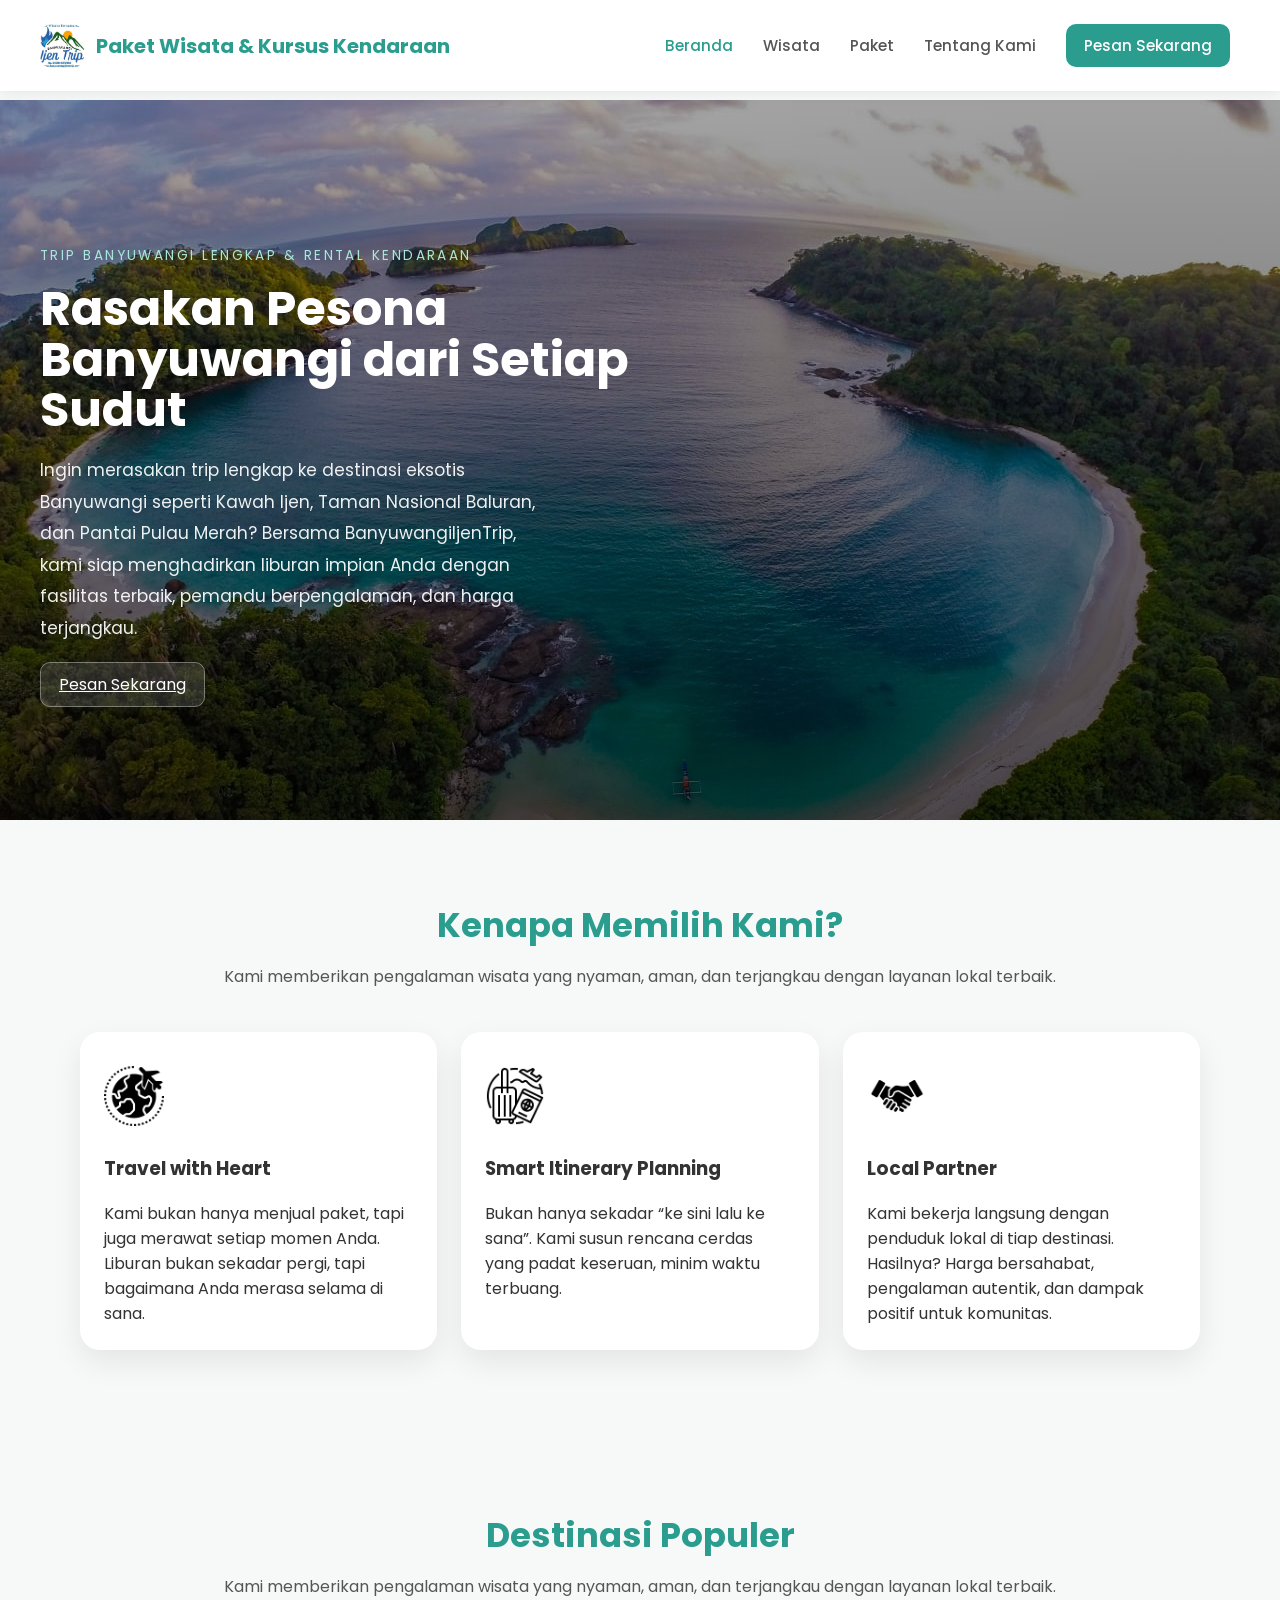
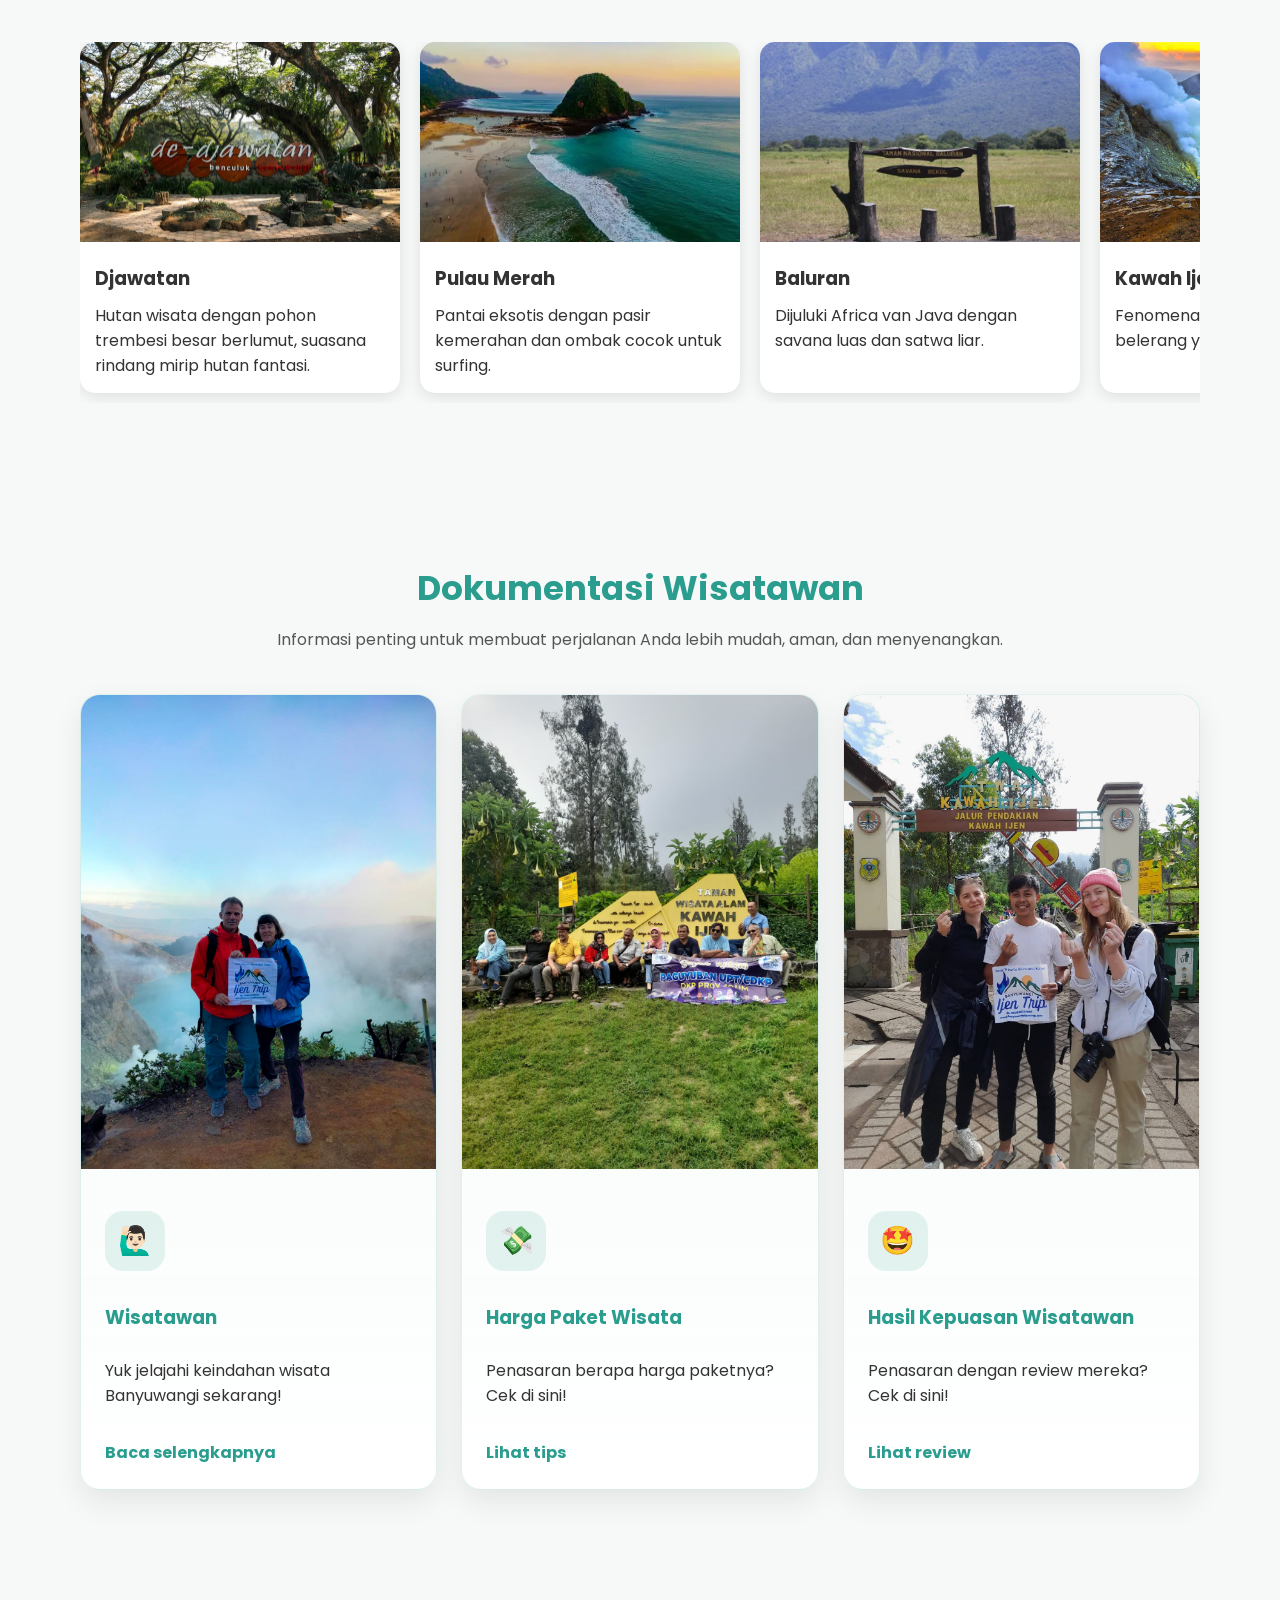
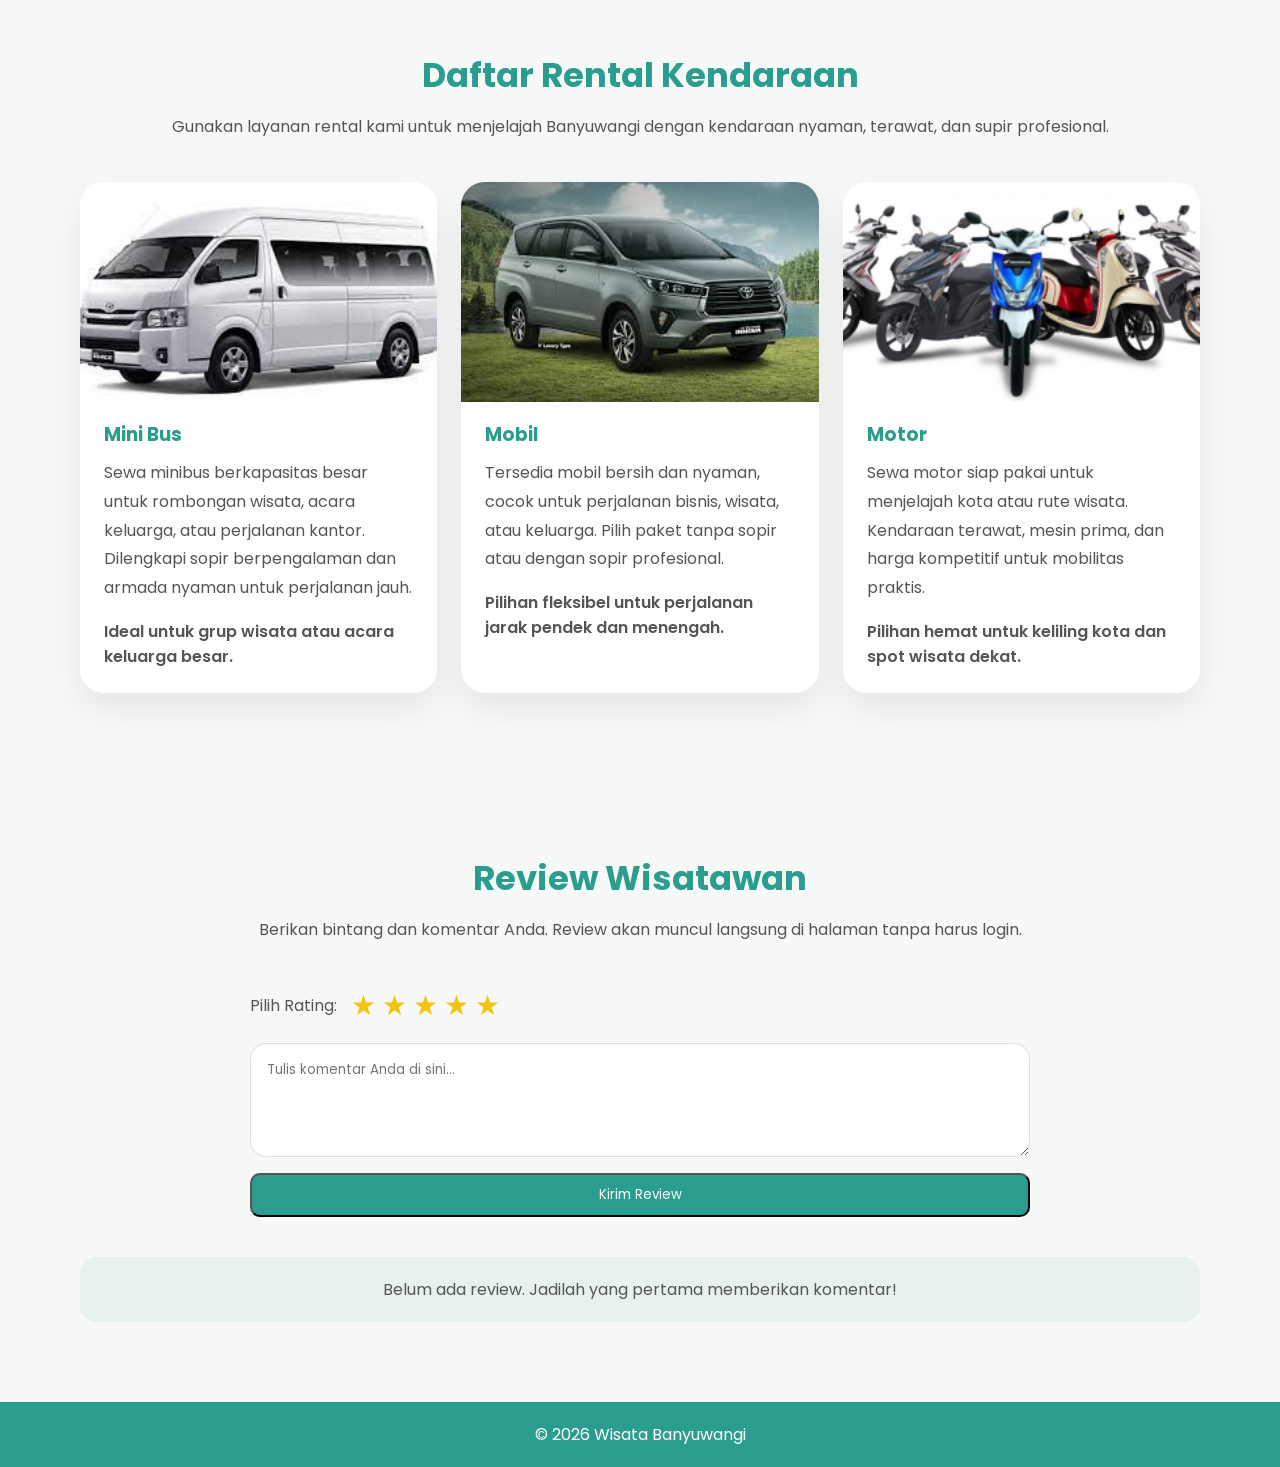
<file: index.html>
<!DOCTYPE html>
<html lang="id">
<head>
  <meta charset="UTF-8">
  <meta name="viewport" content="width=device-width, initial-scale=1.0">
  <title>Paket Wisata Banyuwangi</title>
  <link rel="stylesheet" href="style.css">
  <link href="https://fonts.googleapis.com/css2?family=Poppins:wght@300;400;600;700&display=swap" rel="stylesheet">
</head>
<body>

<header>
  <div class="header-brand">
    <img src="Gambar/logo/banyuwangiijentrip.webp" alt="Banyuwangiijentrip Logo">
    <h1>Paket Wisata & Kursus Kendaraan</h1>
  </div>
  <button class="menu-toggle" aria-label="Toggle navigation menu">
    <svg class="ct-icon" width="18" height="14" viewBox="0 0 18 14" data-type="type-1" aria-hidden="true">
      <rect y="0.00" width="18" height="1.7" rx="1"></rect>
      <rect y="6.15" width="18" height="1.7" rx="1"></rect>
      <rect y="12.3" width="18" height="1.7" rx="1"></rect>
    </svg>
  </button>
  <nav>
    <a href="index.html" class="active">Beranda</a>
    <a href="destinasi.html">Wisata</a>
    <a href="paket.html">Paket</a>
    <a href="tentang.html">Tentang Kami</a>
    <a href="index.html#book" class="btn">Pesan Sekarang</a>
  </nav>
</header>

<section class="destination-hero">
  <div class="hero-overlay">
    <p class="eyebrow">Trip Banyuwangi Lengkap & Rental Kendaraan</p>
    <h1>Rasakan Pesona Banyuwangi dari Setiap Sudut</h1>
    <p>Ingin merasakan trip lengkap ke destinasi eksotis Banyuwangi seperti Kawah Ijen, Taman Nasional Baluran, dan Pantai Pulau Merah? Bersama BanyuwangiIjenTrip, kami siap menghadirkan liburan impian Anda dengan fasilitas terbaik, pemandu berpengalaman, dan harga terjangkau.</p>
    <a href="https://wa.me/6283846377895" class="btn btn-outline">pesan sekarang</a>
  </div>
</section>

<section class="page-section" id="book">
  <div class="section-title">
    <h2>Kenapa Memilih Kami?</h2>
    <p>Kami memberikan pengalaman wisata yang nyaman, aman, dan terjangkau dengan layanan lokal terbaik.</p>
  </div>
  <div class="info-grid">
    <div class="info-card">
      <img src="Gambar/icon/airplane.png" alt="LocalPartner" class="icon">
      <h3>Travel with Heart</h3>
      <p>Kami bukan hanya menjual paket, tapi juga merawat setiap momen Anda. Liburan bukan sekadar pergi, tapi bagaimana Anda merasa selama di sana.</p>
    </div>
    <div class="info-card">
      <img src="Gambar/icon/travel-and-tourism.png" alt="LocalPartner" class="icon">
      <h3>Smart Itinerary Planning</h3>
      <p>Bukan hanya sekadar “ke sini lalu ke sana”. Kami susun rencana cerdas yang padat keseruan, minim waktu terbuang.</p>
    </div>
    <div class="info-card">
      <img src="Gambar/icon/partner.png" alt="LocalPartner" class="icon">
      <h3>Local Partner</h3>
      <p>Kami bekerja langsung dengan penduduk lokal di tiap destinasi. Hasilnya? Harga bersahabat, pengalaman autentik, dan dampak positif untuk komunitas.</p>
    </div>
  </div>
</section>

<section class="scroll-section">
  <div class="section-title">
    <h2>Destinasi Populer</h2>
    <p>Kami memberikan pengalaman wisata yang nyaman, aman, dan terjangkau dengan layanan lokal terbaik.</p>
  </div>
  <div class="cards">
    <div class="card">
      <img src="Gambar/wisata/djawatan2.jpg">
      <div class="card-body">
        <h3>Djawatan</h3>
        <p>Hutan wisata dengan pohon trembesi besar berlumut, suasana rindang mirip hutan fantasi.</p>
      </div>
    </div>

    <div class="card">
      <img src="Gambar/wisata/p.merah.webp">
      <div class="card-body">
        <h3>Pulau Merah</h3>
        <p>Pantai eksotis dengan pasir kemerahan dan ombak cocok untuk surfing.</p>
      </div>
    </div>

    <div class="card">
      <img src="Gambar/wisata/baluran.jpg">
      <div class="card-body">
        <h3>Baluran</h3>
        <p>Dijuluki Africa van Java dengan savana luas dan satwa liar.</p>
      </div>
    </div>

    <div class="card">
      <img src="Gambar/wisata/kawah-ijen.jpeg">
      <div class="card-body">
        <h3>Kawah Ijen</h3>
        <p>Fenomena api biru dan kawah belerang yang ikonik di Banyuwangi.</p>
      </div>
    </div>

    <div class="card">
      <img src="Gambar/wisata/menjangan.webp">
      <div class="card-body">
        <h3>Menjangan</h3>
        <p>Pulau kecil dengan spot snorkeling dan taman laut yang indah.</p>
      </div>
    </div>

    <div class="card">
      <img src="Gambar/wisata/tabuhan.jpg">
      <div class="card-body">
        <h3>Tabuhan</h3>
        <p>Pulau kecil tenang dengan pantai berpasir putih dan panorama senja.</p>
      </div>
    </div>

    <div class="card">
      <img src="Gambar/wisata/kawah-wurung.jpg">
      <div class="card-body">
        <h3>Kawah Wurung</h3>
        <p>Pemandangan dataran tinggi hijau dan danau eksotis nan tenang.</p>
      </div>
    </div>

    <div class="card">
      <img src="Gambar/wisata/p.merah.webp">
      <div class="card-body">
        <h3>Pantai Pulau Merah</h3>
        <p>Pantai eksotis dengan pasir kemerahan dan ombak cocok untuk surfing.</p>
      </div>
    </div>

    <div class="card">
      <img src="Gambar/wisata/djawatan2.jpg">
      <div class="card-body">
        <h3>Kawah Ijen</h3>
        <p>Fenomena api biru dan kawah belerang yang ikonik di Banyuwangi.</p>
      </div>
    </div>

    <div class="card">
      <img src="Gambar/wisata/alas.p.jpg">
      <div class="card-body">
        <h3>Pulau Merah</h3>
        <p>Pantai eksotis dengan pasir kemerahan dan ombak cocok untuk surfing.</p>
      </div>
    </div>

    <div class="card">
      <img src="Gambar/wisata/hero-1.jpg">
      <div class="card-body">
        <h3>Baluran</h3>
        <p>Dijuluki Africa van Java dengan savana luas dan satwa liar.</p>
      </div>
    </div>

    <div class="card">
      <img src="Gambar/wisata/kawah-ijen.jpeg">
      <div class="card-body">
        <h3>Kawah Ijen</h3>
        <p>Fenomena api biru dan kawah belerang yang ikonik di Banyuwangi.</p>
      </div>
    </div>

    <div class="card">
      <img src="Gambar/wisata/menjangan.webp">
      <div class="card-body">
        <h3>Menjangan</h3>
        <p>Pulau kecil dengan spot snorkeling dan taman laut yang indah.</p>
      </div>
    </div>

    <div class="card">
      <img src="Gambar/wisata/tabuhan.jpg">
      <div class="card-body">
        <h3>Tabuhan</h3>
        <p>Pulau kecil tenang dengan pantai berpasir putih dan panorama senja.</p>
      </div>
    </div>

    <div class="card">
      <img src="Gambar/wisata/kawah-wurung.jpg">
      <div class="card-body">
        <h3>Kawah Wurung</h3>
        <p>Pemandangan dataran tinggi hijau dan danau eksotis nan tenang.</p>
      </div>
    </div>

    <div class="card">
      <img src="Gambar/wisata/p.merah.webp">
      <div class="card-body">
        <h3>Pantai Pulau Merah</h3>
        <p>Pantai eksotis dengan pasir kemerahan dan ombak cocok untuk surfing.</p>
      </div>
    </div>
  </div>
</section>


<section class="page-section documentation-section">
  <div class="section-title">
    <h2>Dokumentasi Wisatawan</h2>
    <p>Informasi penting untuk membuat perjalanan Anda lebih mudah, aman, dan menyenangkan.</p>
  </div>
  <div class="info-grid">
    <div class="info-card documentation-card">
      <div class="card-media">
        <img src="Gambar/wisatawan/wisatawan (4).jpg" alt="Wisatawan dengan pemandu">
      </div>
      <div class="card-content">
        <div class="card-icon">🙋🏻‍♂️</div>
        <h3>Wisatawan</h3>
        <p>Yuk jelajahi keindahan wisata Banyuwangi sekarang!</p>
        <a href="destinasi.html" class="card-link">Baca selengkapnya</a>
      </div>
    </div>
    <div class="info-card documentation-card">
      <div class="card-media">
        <img src="Gambar/wisatawan/wisatawan (2).jpg" alt="Wisatawan dengan pemandu">
      </div>
      <div class="card-content">
        <div class="card-icon">💸</div>
        <h3>Harga Paket Wisata</h3>
        <p>Penasaran berapa harga paketnya? Cek di sini!</p>
        <a href="paket.html" class="card-link">Lihat tips</a>
      </div>
    </div>
    <div class="info-card documentation-card">
      <div class="card-media">
        <img src="Gambar/wisatawan/wisatawan (1).jpg" alt="Wisatawan bahagia">
      </div>
      <div class="card-content">
        <div class="card-icon">🤩</div>
        <h3>Hasil Kepuasan Wisatawan</h3>
        <p>Penasaran dengan review mereka? Cek di sini!</p>
        <a href="#review" class="card-link">Lihat review</a>
      </div>
    </div>
  </div>
</section>

<section class="page-section rental-section">
  <div class="section-title">
    <h2>Daftar Rental Kendaraan</h2>
    <p>Gunakan layanan rental kami untuk menjelajah Banyuwangi dengan kendaraan nyaman, terawat, dan supir profesional.</p>
  </div>
  <div class="rental-grid">
    <div class="rental-card">
      <img src="Gambar/kendaraan/minibus.jpg" alt="Mini Bus">
      <h3>Mini Bus</h3>
      <p>Sewa minibus berkapasitas besar untuk rombongan wisata, acara keluarga, atau perjalanan kantor. Dilengkapi sopir berpengalaman dan armada nyaman untuk perjalanan jauh.</p>
      <span class="detail">Ideal untuk grup wisata atau acara keluarga besar.</span>
    </div>
    <div class="rental-card">
      <img src="Gambar/kendaraan/mobil.jpg" alt="Mobil">
      <h3>Mobil</h3>
      <p>Tersedia mobil bersih dan nyaman, cocok untuk perjalanan bisnis, wisata, atau keluarga. Pilih paket tanpa sopir atau dengan sopir profesional.</p>
      <span class="detail">Pilihan fleksibel untuk perjalanan jarak pendek dan menengah.</span>
    </div>
    <div class="rental-card">
      <img src="Gambar/kendaraan/motor.png" alt="Motor">
      <h3>Motor</h3>
      <p>Sewa motor siap pakai untuk menjelajah kota atau rute wisata. Kendaraan terawat, mesin prima, dan harga kompetitif untuk mobilitas praktis.</p>
      <span class="detail">Pilihan hemat untuk keliling kota dan spot wisata dekat.</span>
    </div>
  </div>
</section>

<section id="review" class="page-section review-section">
  <div class="section-title">
    <h2>Review Wisatawan</h2>
    <p>Berikan bintang dan komentar Anda. Review akan muncul langsung di halaman tanpa harus login.</p>
  </div>
  <div class="review-form">
    <div class="rating-input">
      <span>Pilih Rating:</span>
      <div class="rating-stars">
        <input type="radio" name="rating" id="star5" value="5" checked>
        <label for="star5">★</label>
        <input type="radio" name="rating" id="star4" value="4">
        <label for="star4">★</label>
        <input type="radio" name="rating" id="star3" value="3">
        <label for="star3">★</label>
        <input type="radio" name="rating" id="star2" value="2">
        <label for="star2">★</label>
        <input type="radio" name="rating" id="star1" value="1">
        <label for="star1">★</label>
      </div>
    </div>
    <textarea id="review-comment" rows="4" placeholder="Tulis komentar Anda di sini..."></textarea>
    <button type="button" id="submit-review" class="btn">Kirim Review</button>
  </div>
  <div class="review-list" id="review-list"></div>
</section>

<footer>
  <p>© 2026 Wisata Banyuwangi</p>
</footer>

<script>
document.addEventListener("DOMContentLoaded", function () {

  const reviewList = document.getElementById('review-list');
  const submitReview = document.getElementById('submit-review');
  const commentInput = document.getElementById('review-comment');

  function getStoredReviews() {
    const saved = localStorage.getItem('banyuwangiReviews');
    return saved ? JSON.parse(saved) : [];
  }

  function saveReviews(reviews) {
    localStorage.setItem('banyuwangiReviews', JSON.stringify(reviews));
  }

  function renderReviews() {
    const reviews = getStoredReviews();

    if (!reviews.length) {
      reviewList.innerHTML = '<p class="empty-note">Belum ada review. Jadilah yang pertama memberikan komentar!</p>';
      return;
    }

    reviewList.innerHTML = reviews.map(review => {
      const stars = '★'.repeat(review.rating) + '☆'.repeat(5 - review.rating);

      return `
        <div class="review-card">
          <div class="review-rating">${stars}</div>
          <p>${escapeHtml(review.comment)}</p>
          <span class="review-time">
            ${new Date(review.date).toLocaleString('id-ID')}
          </span>
        </div>
      `;
    }).join('');
  }

  // 🔒 Anti XSS (penting)
  function escapeHtml(text) {
    return text.replace(/[&<>"']/g, function (m) {
      return {
        '&': '&amp;',
        '<': '&lt;',
        '>': '&gt;',
        '"': '&quot;',
        "'": '&#039;'
      }[m];
    });
  }

  submitReview.addEventListener('click', () => {
    const selected = document.querySelector('input[name="rating"]:checked');
    const rating = selected ? selected.value : 5;
    const comment = commentInput.value.trim();

    if (!comment) {
      alert('Silakan tulis komentar Anda terlebih dahulu.');
      return;
    }

    const reviews = getStoredReviews();

    reviews.unshift({
      rating: Number(rating),
      comment,
      date: new Date().toISOString()
    });

    // Maksimal 20 review
    saveReviews(reviews.slice(0, 20));

    commentInput.value = '';
    document.getElementById('star5').checked = true;

    renderReviews();
  });

  renderReviews();
});
</script>
<script>
(function() {
  const toggle = document.querySelector('.menu-toggle');
  const nav = document.querySelector('header nav');
  if (!toggle || !nav) return;

  toggle.addEventListener('click', function(event) {
    event.stopPropagation();
    nav.classList.toggle('open');
    toggle.classList.toggle('open');
  });

  document.addEventListener('click', function(event) {
    if (!event.target.closest('header')) {
      nav.classList.remove('open');
      toggle.classList.remove('open');
    }
  });
})();
</script>
</body>
</html>
</file>
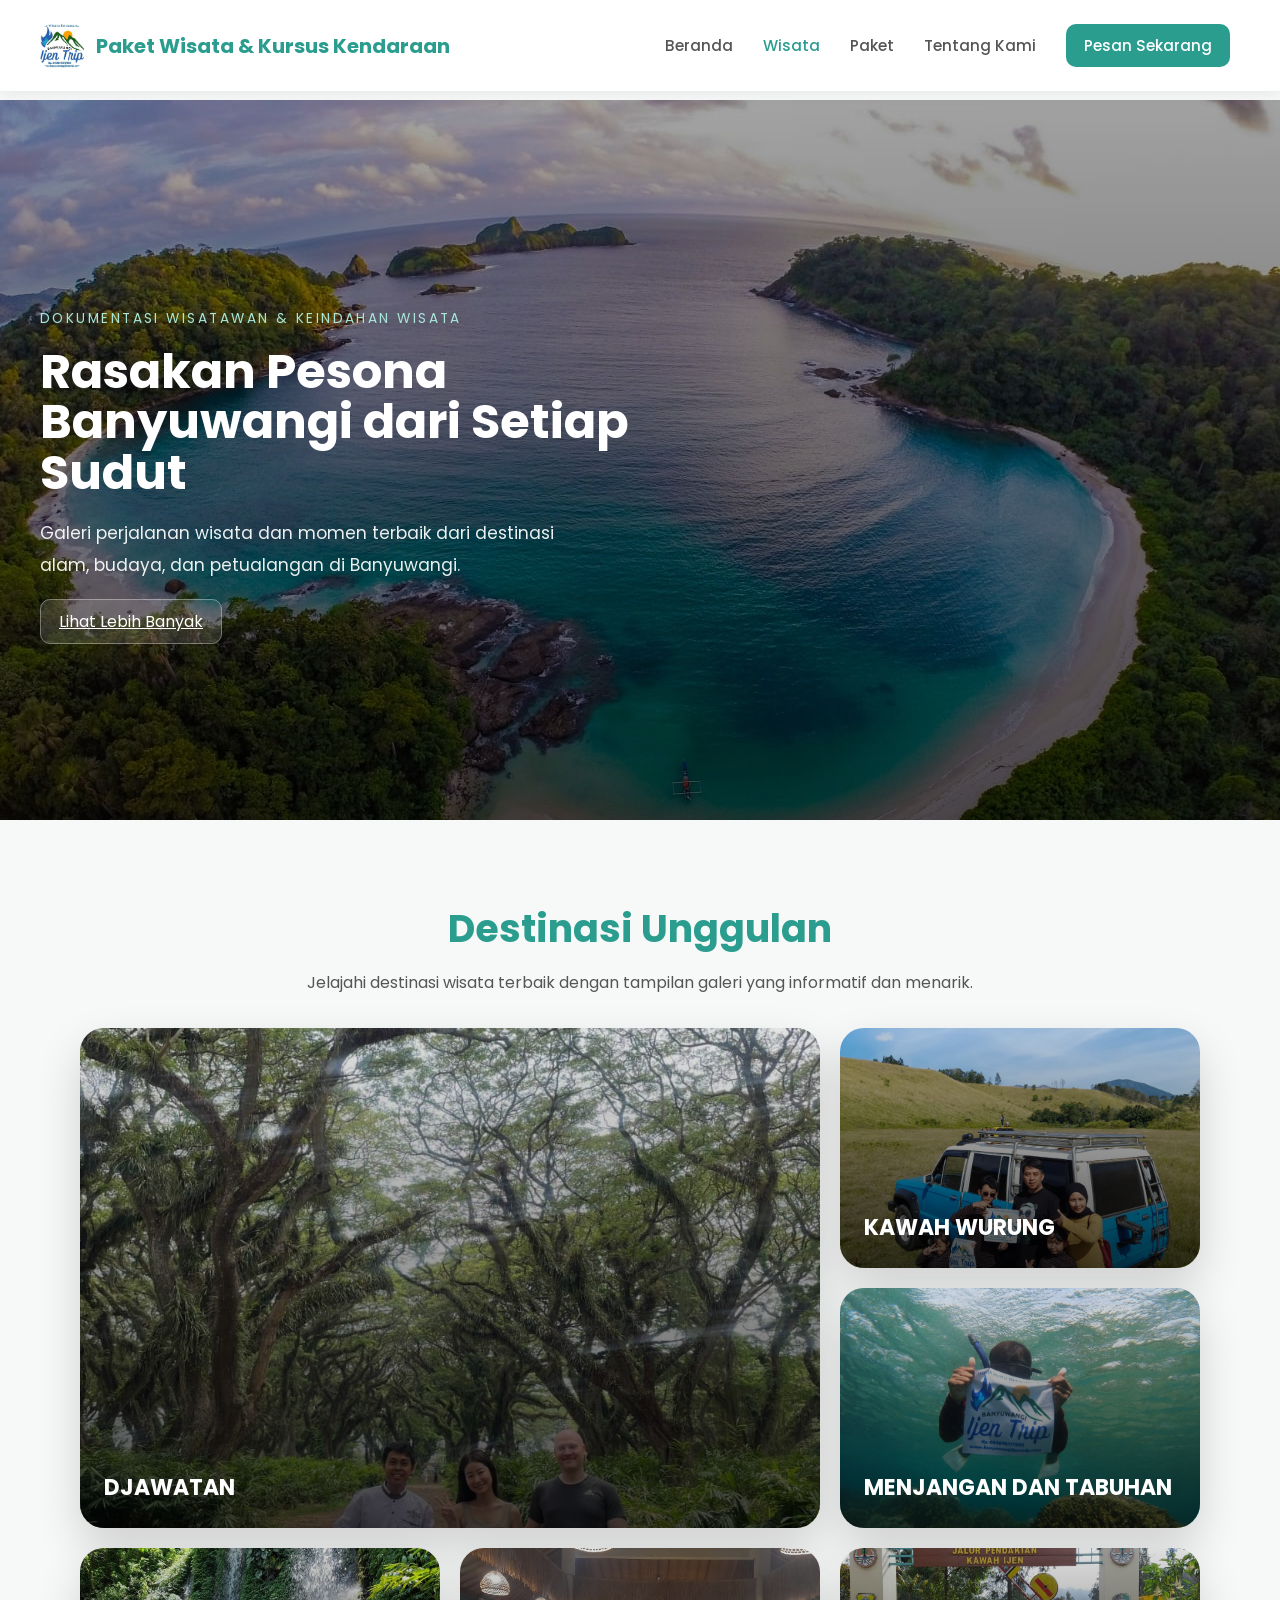
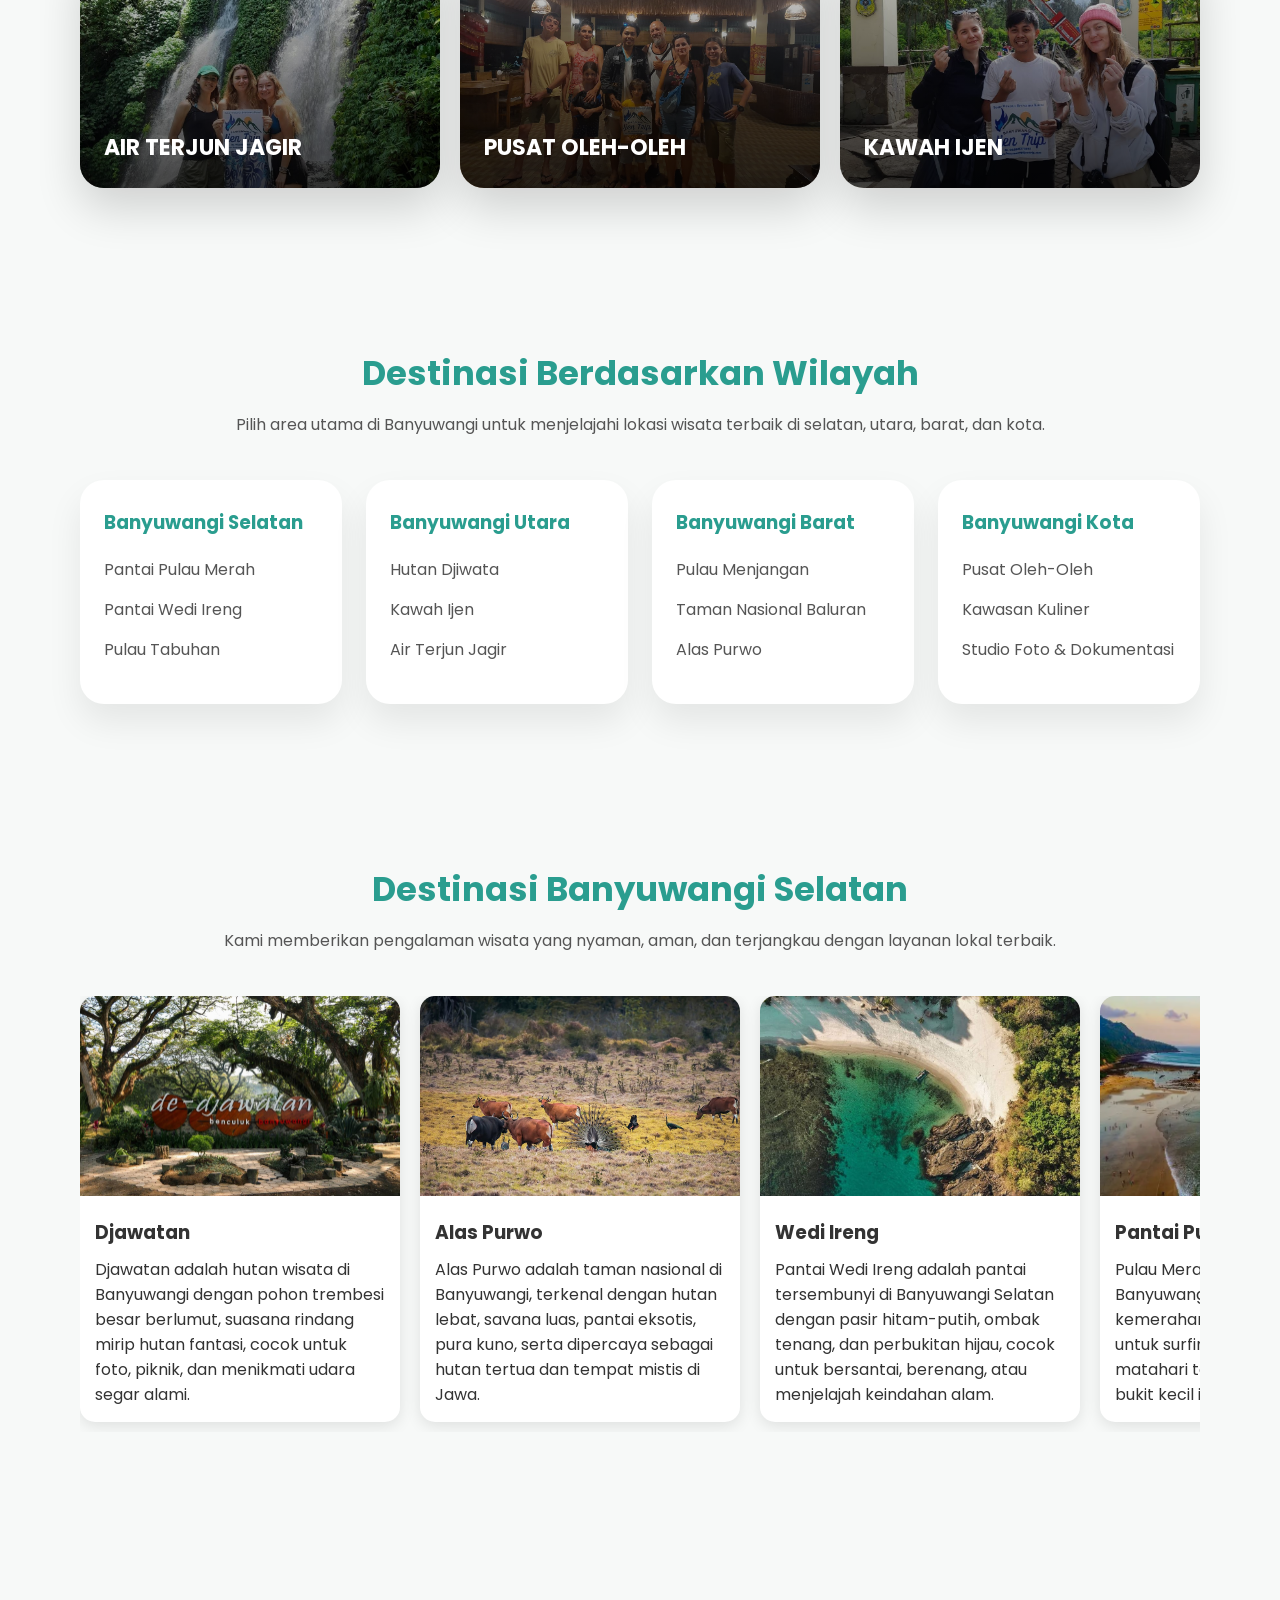
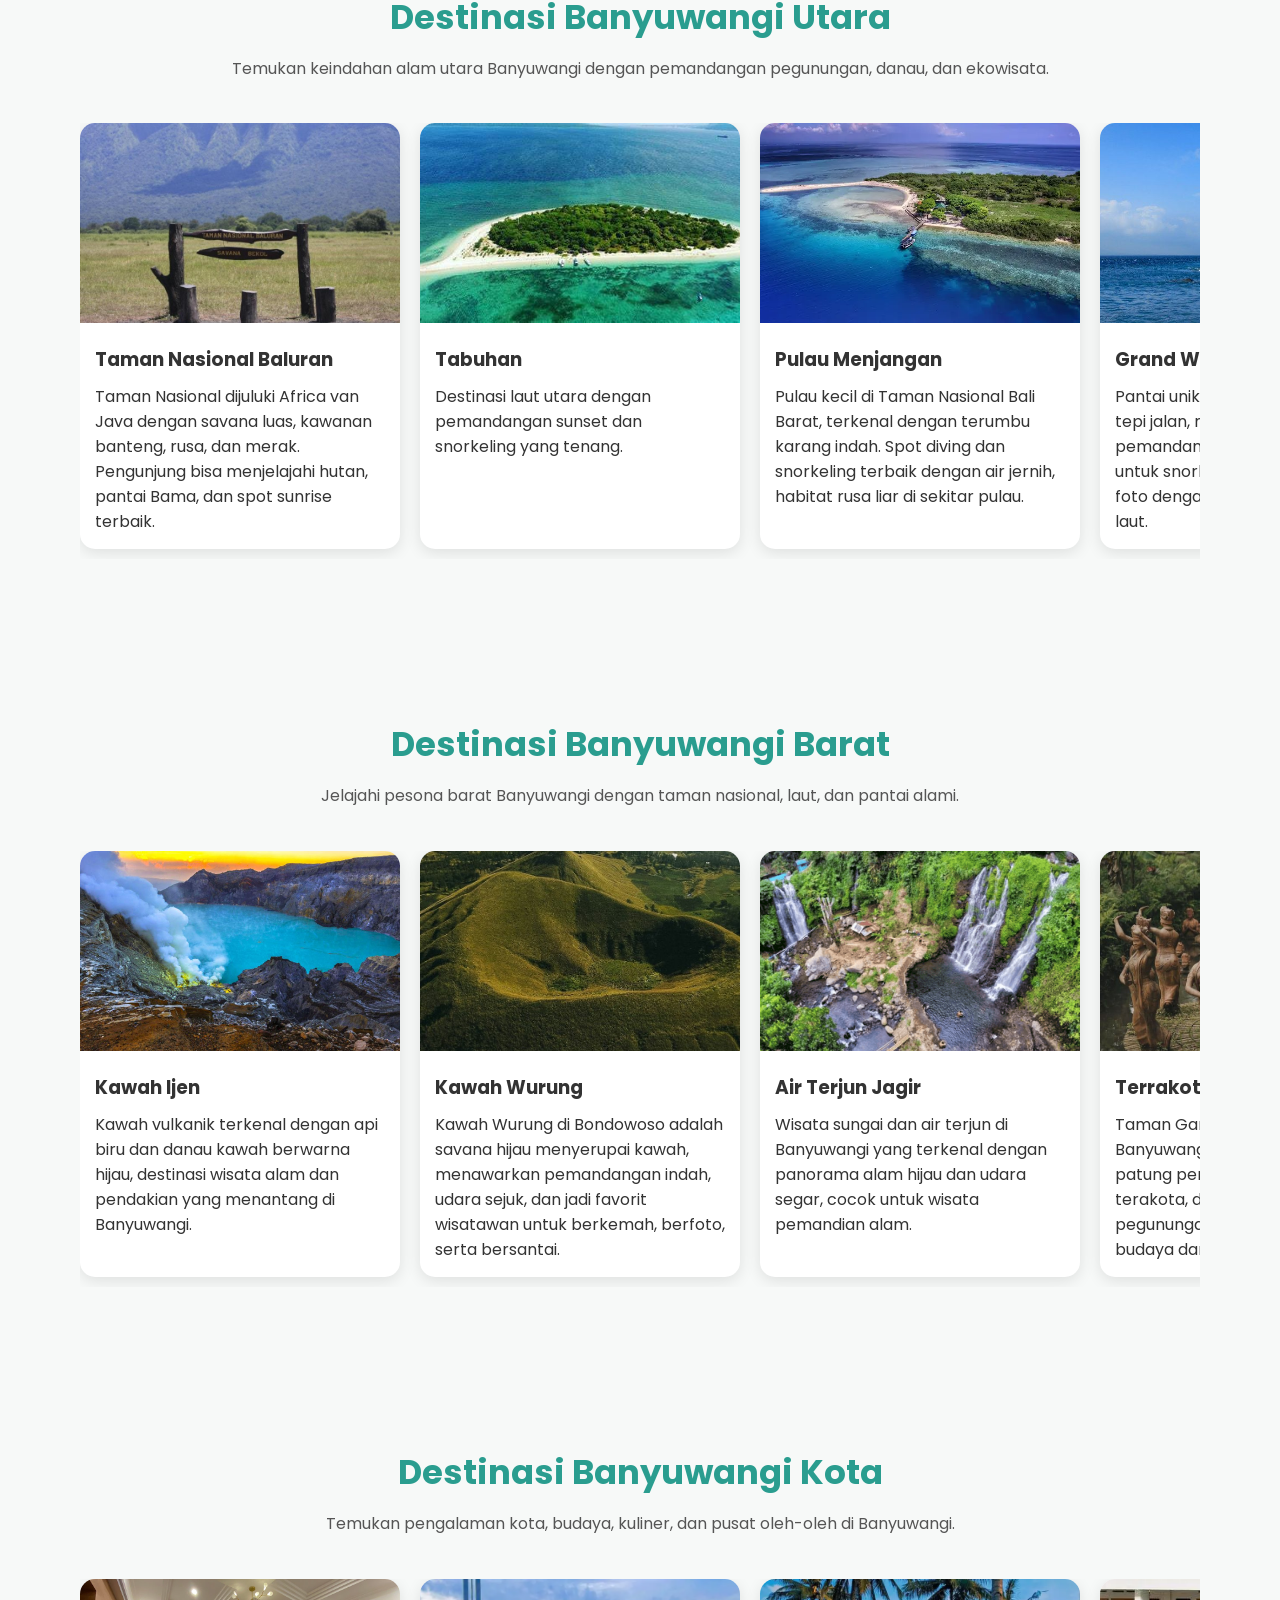
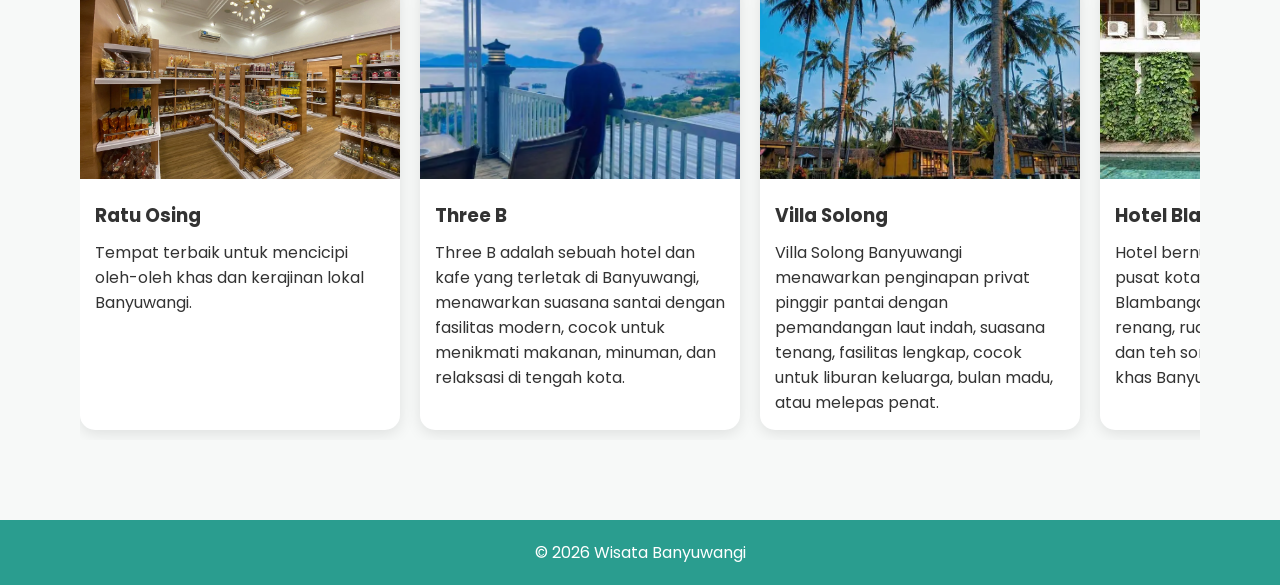
<file: destinasi.html>
<!DOCTYPE html>
<html lang="id">
<head>
  <meta charset="UTF-8">
  <meta name="viewport" content="width=device-width, initial-scale=1.0">
  <title>Destinasi Wisata Banyuwangi</title>
  <link rel="stylesheet" href="style.css">
  <link href="https://fonts.googleapis.com/css2?family=Poppins:wght@300;400;600;700&display=swap" rel="stylesheet">
</head>
<body>

<header>
  <div class="header-brand">
    <img src="Gambar/logo/banyuwangiijentrip.webp" alt="Banyuwangiijentrip Logo">
    <h1>Paket Wisata & Kursus Kendaraan</h1>
  </div>
  <button class="menu-toggle" aria-label="Toggle navigation menu">
    <svg class="ct-icon" width="18" height="14" viewBox="0 0 18 14" data-type="type-1" aria-hidden="true">
      <rect y="0.00" width="18" height="1.7" rx="1"></rect>
      <rect y="6.15" width="18" height="1.7" rx="1"></rect>
      <rect y="12.3" width="18" height="1.7" rx="1"></rect>
    </svg>
  </button>
  <nav>
    <a href="index.html">Beranda</a>
    <a href="destinasi.html" class="active">Wisata</a>
    <a href="paket.html">Paket</a>
    <a href="tentang.html">Tentang Kami</a>
    <a href="index.html#book" class="btn">Pesan Sekarang</a>
  </nav>
</header>

<section class="destination-hero">
  <div class="hero-overlay">
    <p class="eyebrow">Dokumentasi Wisatawan & Keindahan Wisata</p>
    <h1>Rasakan Pesona Banyuwangi dari Setiap Sudut</h1>
    <p>Galeri perjalanan wisata dan momen terbaik dari destinasi alam, budaya, dan petualangan di Banyuwangi.</p>
    <a href="#gallery" class="btn btn-outline">Lihat Lebih Banyak</a>
  </div>
</section>

<section class="page-section destination-gallery" id="gallery">
  <div class="section-title">
    <h2>Destinasi Unggulan</h2>
    <p>Jelajahi destinasi wisata terbaik dengan tampilan galeri yang informatif dan menarik.</p>
  </div>

  <div class="gallery-grid">
    <article class="gallery-card gallery-card-large" style="background-image:url('Gambar/wisatawan/wisatawan\ \(15\).jpg');">
      <span>DJAWATAN</span>
    </article>
    <article class="gallery-card" style="background-image:url('Gambar/wisatawan/wisatawan\ \(12\).jpg');">
      <span>KAWAH WURUNG</span>
    </article>
    <article class="gallery-card" style="background-image:url('Gambar/wisatawan/wisatawan\ \(13\).jpg');">
      <span>MENJANGAN DAN TABUHAN</span>
    </article>
    <article class="gallery-card" style="background-image:url('Gambar/wisatawan/wisatawan\ \(14\).jpg');">
      <span>AIR TERJUN JAGIR</span>
    </article>
    <article class="gallery-card" style="background-image:url('Gambar/wisatawan/wisatawan\ \(11\).jpg');">
      <span>PUSAT OLEH-OLEH</span>
    </article>
    <article class="gallery-card" style="background-image:url('Gambar/wisatawan/wisatawan\ \(1\).jpg');">
      <span>KAWAH IJEN</span>
    </article>
  </div>
</section>

<section class="page-section region-section">
  <div class="section-title">
    <h2>Destinasi Berdasarkan Wilayah</h2>
    <p>Pilih area utama di Banyuwangi untuk menjelajahi lokasi wisata terbaik di selatan, utara, barat, dan kota.</p>
  </div>
  <div class="region-grid">
    <article class="region-card">
      <h3>Banyuwangi Selatan</h3>
      <ul>
        <li>Pantai Pulau Merah</li>
        <li>Pantai Wedi Ireng</li>
        <li>Pulau Tabuhan</li>
      </ul>
    </article>
    <article class="region-card">
      <h3>Banyuwangi Utara</h3>
      <ul>
        <li>Hutan Djiwata</li>
        <li>Kawah Ijen</li>
        <li>Air Terjun Jagir</li>
      </ul>
    </article>
    <article class="region-card">
      <h3>Banyuwangi Barat</h3>
      <ul>
        <li>Pulau Menjangan</li>
        <li>Taman Nasional Baluran</li>
        <li>Alas Purwo</li>
      </ul>
    </article>
    <article class="region-card">
      <h3>Banyuwangi Kota</h3>
      <ul>
        <li>Pusat Oleh-Oleh</li>
        <li>Kawasan Kuliner</li>
        <li>Studio Foto & Dokumentasi</li>
      </ul>
    </article>
  </div>
</section>

<section class="scroll-section">
  <div class="section-title">
    <h2>Destinasi Banyuwangi Selatan</h2>
    <p>Kami memberikan pengalaman wisata yang nyaman, aman, dan terjangkau dengan layanan lokal terbaik.</p>
  </div>
  <div class="cards">
    <div class="card">
      <img src="Gambar/wisata/djawatan2.jpg">
      <div class="card-body">
        <h3>Djawatan</h3>
        <p>Djawatan adalah hutan wisata di Banyuwangi dengan pohon trembesi besar berlumut, suasana rindang mirip hutan fantasi, cocok untuk foto, piknik, dan menikmati udara segar alami.</p>
      </div>
    </div>
    <div class="card">
      <img src="Gambar/wisata/alas.p.jpg">
      <div class="card-body">
        <h3>Alas Purwo</h3>
        <p>Alas Purwo adalah taman nasional di Banyuwangi, terkenal dengan hutan lebat, savana luas, pantai eksotis, pura kuno, serta dipercaya sebagai hutan tertua dan tempat mistis di Jawa.</p>
      </div>
    </div>
    <div class="card">
      <img src="Gambar/wisata/wedi-ireng.jpg">
      <div class="card-body">
        <h3>Wedi Ireng</h3>
        <p>Pantai Wedi Ireng adalah pantai tersembunyi di Banyuwangi Selatan dengan pasir hitam-putih, ombak tenang, dan perbukitan hijau, cocok untuk bersantai, berenang, atau menjelajah keindahan alam.</p>
      </div>
    </div>
    <div class="card">
      <img src="Gambar/wisata/p.merah.webp">
      <div class="card-body">
        <h3>Pantai Pulau Merah</h3>
        <p>Pulau Merah adalah pantai indah di Banyuwangi dengan pasir kemerahan, ombak besar cocok untuk surfing, pemandangan matahari terbenam memukau, serta bukit kecil ikonik di dekat pantai.</p>
      </div>
    </div>
  </div>
</section>

<section class="scroll-section">
  <div class="section-title">
    <h2>Destinasi Banyuwangi Utara</h2>
    <p>Temukan keindahan alam utara Banyuwangi dengan pemandangan pegunungan, danau, dan ekowisata.</p>
  </div>
  <div class="cards">
    <div class="card">
      <img src="Gambar/wisata/baluran.jpg">
      <div class="card-body">
        <h3>Taman Nasional Baluran</h3>
        <p>Taman Nasional dijuluki Africa van Java dengan savana luas, kawanan banteng, rusa, dan merak. Pengunjung bisa menjelajahi hutan, pantai Bama, dan spot sunrise terbaik.</p>
      </div>
    </div>
    <div class="card">
      <img src="Gambar/wisata/tabuhan.jpg">
      <div class="card-body">
        <h3>Tabuhan</h3>
        <p>Destinasi laut utara dengan pemandangan sunset dan snorkeling yang tenang.</p>
      </div>
    </div>
    <div class="card">
      <img src="Gambar/wisata/menjangan.webp">
      <div class="card-body">
        <h3>Pulau Menjangan</h3>
        <p>Pulau kecil di Taman Nasional Bali Barat, terkenal dengan terumbu karang indah. Spot diving dan snorkeling terbaik dengan air jernih, habitat rusa liar di sekitar pulau.</p>
      </div>
    </div>
    <div class="card">
      <img src="Gambar/wisata/Watudodol.jpg">
      <div class="card-body">
        <h3>Grand Watudodol</h3>
        <p>Pantai unik dengan batu besar di tepi jalan, menawarkan pemandangan Selat Bali. Cocok untuk snorkeling, sunset, dan spot foto dengan latar pegunungan dan laut.</p>
      </div>
    </div>
  </div>
</section>

<section class="scroll-section">
  <div class="section-title">
    <h2>Destinasi Banyuwangi Barat</h2>
    <p>Jelajahi pesona barat Banyuwangi dengan taman nasional, laut, dan pantai alami.</p>
  </div>
  <div class="cards">
    <div class="card">
      <img src="Gambar/wisata/kawah-ijen.jpeg">
      <div class="card-body">
        <h3>Kawah Ijen</h3>
        <p>Kawah vulkanik terkenal dengan api biru dan danau kawah berwarna hijau, destinasi wisata alam dan pendakian yang menantang di Banyuwangi.</p>
      </div>
    </div>
    <div class="card">
      <img src="Gambar/wisata/kawah-wurung.jpg">
      <div class="card-body">
        <h3>Kawah Wurung</h3>
        <p>Kawah Wurung di Bondowoso adalah savana hijau menyerupai kawah, menawarkan pemandangan indah, udara sejuk, dan jadi favorit wisatawan untuk berkemah, berfoto, serta bersantai.</p>
      </div>
    </div>
    <div class="card">
      <img src="Gambar/wisata/jagir.png">
      <div class="card-body">
        <h3>Air Terjun Jagir</h3>
        <p>Wisata sungai dan air terjun di Banyuwangi yang terkenal dengan panorama alam hijau dan udara segar, cocok untuk wisata pemandian alam.</p>
      </div>
    </div>
    <div class="card">
      <img src="Gambar/wisata/Terrakota.jpg">
      <div class="card-body">
        <h3>Terrakota</h3>
        <p>Taman Gandrung Terakota di Banyuwangi menampilkan 1.000 patung penari Gandrung dari terakota, dikelilingi sawah dan pegunungan, cocok untuk wisata budaya dan fotografi.</p>
      </div>
    </div>
  </div>
</section>

<section class="scroll-section">
  <div class="section-title">
    <h2>Destinasi Banyuwangi Kota</h2>
    <p>Temukan pengalaman kota, budaya, kuliner, dan pusat oleh-oleh di Banyuwangi.</p>
  </div>
  <div class="cards">
    <div class="card">
      <img src="Gambar/wisata/ratu-osing.jpeg">
      <div class="card-body">
        <h3>Ratu Osing</h3>
        <p>Tempat terbaik untuk mencicipi oleh-oleh khas dan kerajinan lokal Banyuwangi.</p>
      </div>
    </div>
    <div class="card">
      <img src="Gambar/wisata/three-b.webp">
      <div class="card-body">
        <h3>Three B</h3>
        <p>Three B adalah sebuah hotel dan kafe yang terletak di Banyuwangi, menawarkan suasana santai dengan fasilitas modern, cocok untuk menikmati makanan, minuman, dan relaksasi di tengah kota.</p>
      </div>
    </div>
    <div class="card">
      <img src="Gambar/wisata/villa-solong.webp">
      <div class="card-body">
        <h3>Villa Solong</h3>
        <p>Villa Solong Banyuwangi menawarkan penginapan privat pinggir pantai dengan pemandangan laut indah, suasana tenang, fasilitas lengkap, cocok untuk liburan keluarga, bulan madu, atau melepas penat.</p>
      </div>
    </div>
    <div class="card">
      <img src="Gambar/wisata/hotel-blambangan.webp">
      <div class="card-body">
        <h3>Hotel Blambangan</h3>
        <p>Hotel bernuansa kolonial modern di pusat kota, dekat Taman Blambangan. Tersedia kolam renang, ruang pertemuan, sarapan, dan teh sore dengan kudapan lokal khas Banyuwangi.</p>
      </div>
    </div>
    <div class="card">
      <img src="Gambar/wisata/hotel-luminor.webp">
      <div class="card-body">
        <h3>Hotel Luminor</h3>
        <p>Hotel bintang tiga dengan 81 kamar modern, kolam renang, spa, gym, Sky Hall venue pernikahan, dan rooftop Wajik Sky Bar menawarkan pemandangan Ijen serta layanan sewa kendaraan.</p>
      </div>
    </div>
    <div class="card">
      <img src="Gambar/wisata/betah-homestay.webp">
      <div class="card-body">
        <h3>Betah Homestay</h3>
        <p>Homestay minimalis nyaman di area tenang, cocok untuk backpacker atau keluarga kecil. Fasilitas AC, Wi-Fi, dapur bersama, taman, dan sarapan dengan pilihan menu Asia atau vegetarian.</p>
      </div>
    </div>
    <div class="card">
      <img src="Gambar/wisata/pendopo.jpg">
      <div class="card-body">
        <h3>Pendopo</h3>
        <p>Pendopo adalah sebuah tempat wisata di Banyuwangi yang menawarkan pengalaman budaya lokal dengan arsitektur tradisional dan berbagai aktivitas menarik.</p>
      </div>
    </div>
  </div>
</section>

<footer>
  <p>© 2026 Wisata Banyuwangi</p>
</footer>
<script>
(function() {
  const toggle = document.querySelector('.menu-toggle');
  const nav = document.querySelector('header nav');
  if (!toggle || !nav) return;

  toggle.addEventListener('click', function(event) {
    event.stopPropagation();
    nav.classList.toggle('open');
    toggle.classList.toggle('open');
  });

  document.addEventListener('click', function(event) {
    if (!event.target.closest('header')) {
      nav.classList.remove('open');
      toggle.classList.remove('open');
    }
  });
})();
</script>
</body>
</html>
</file>
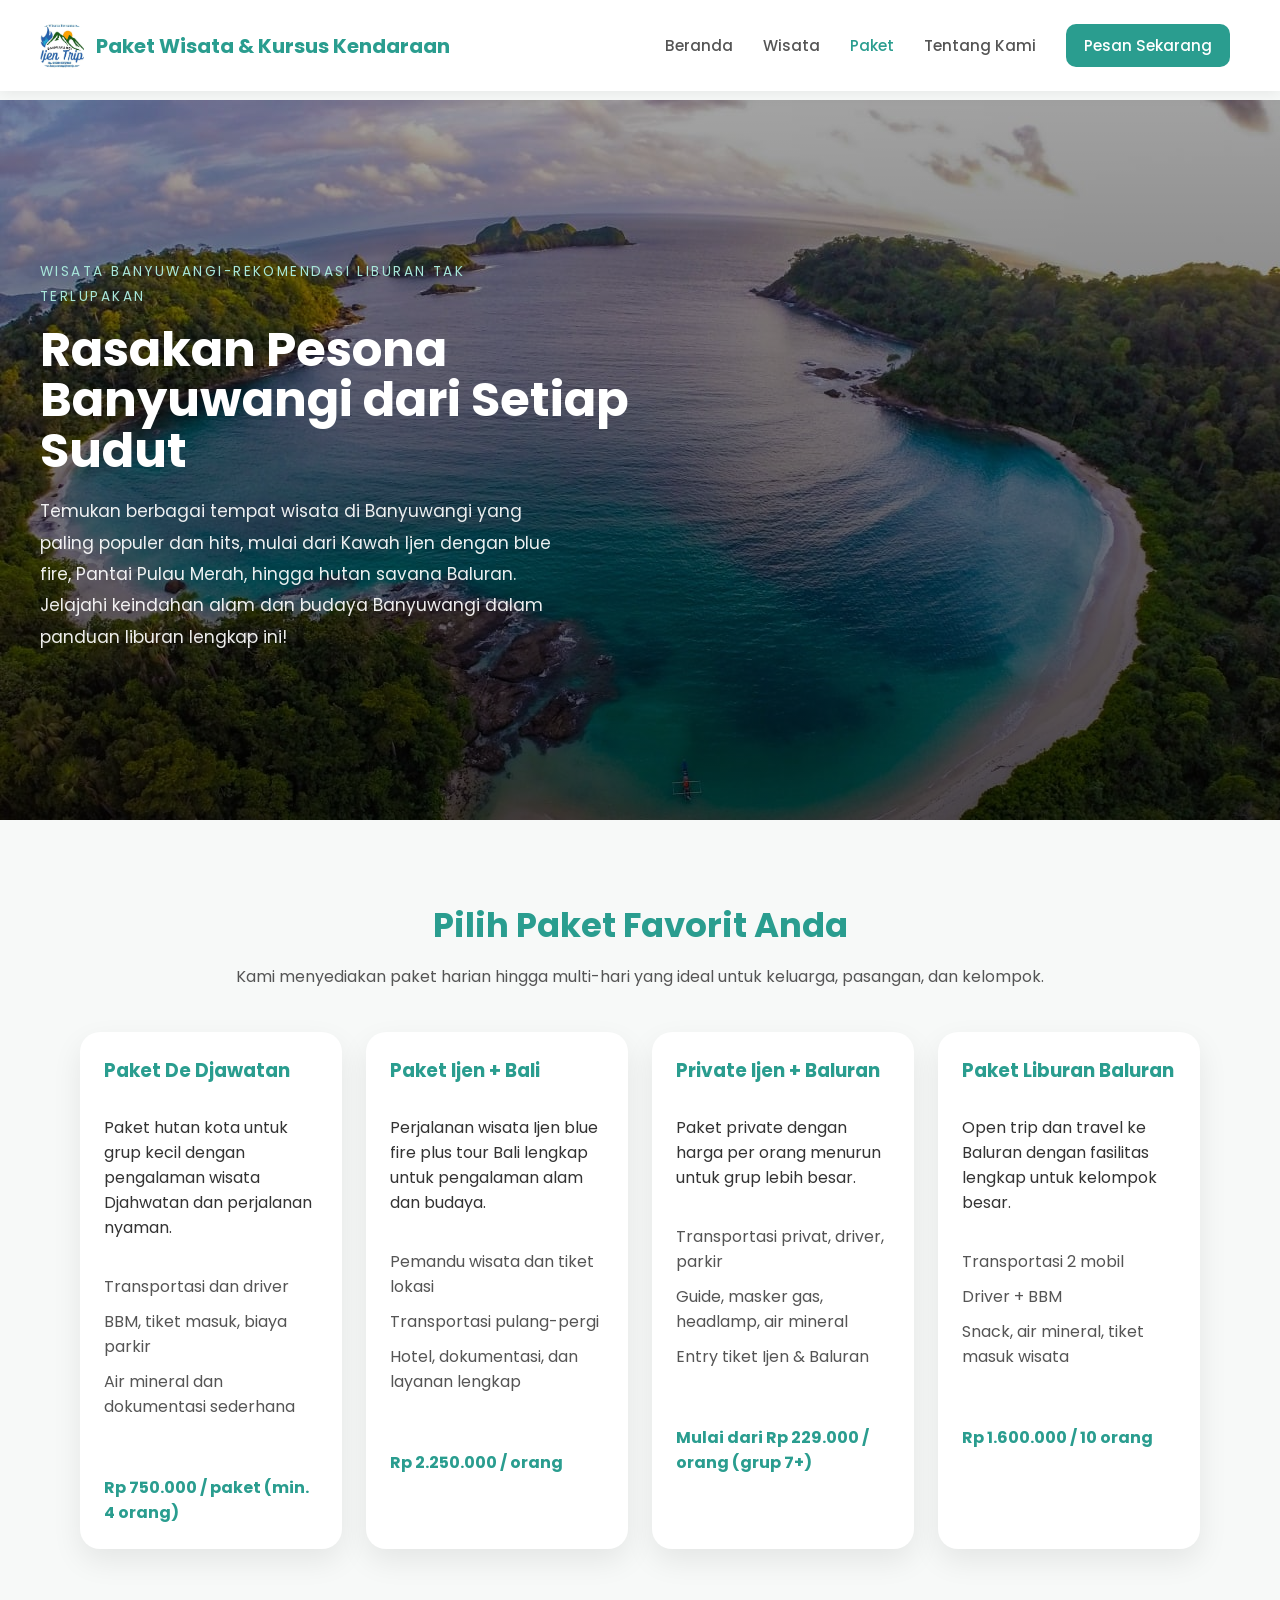
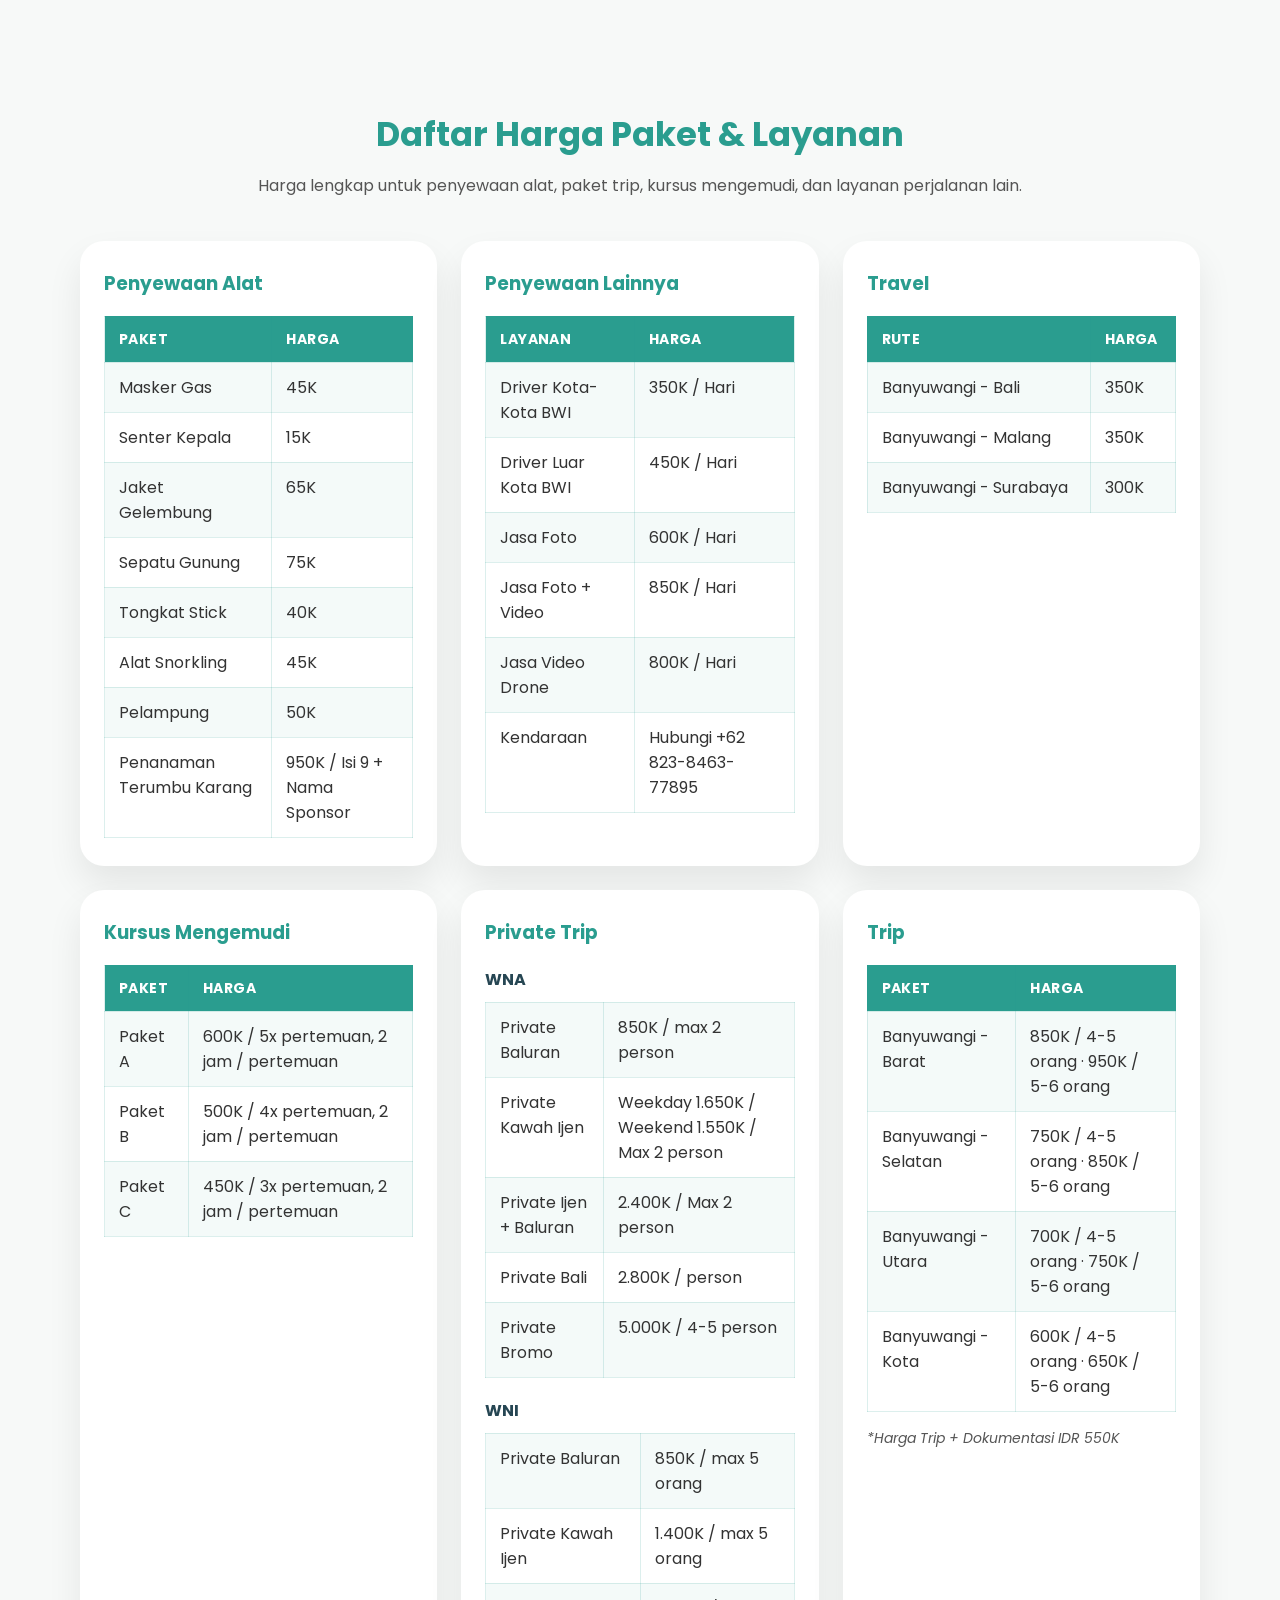
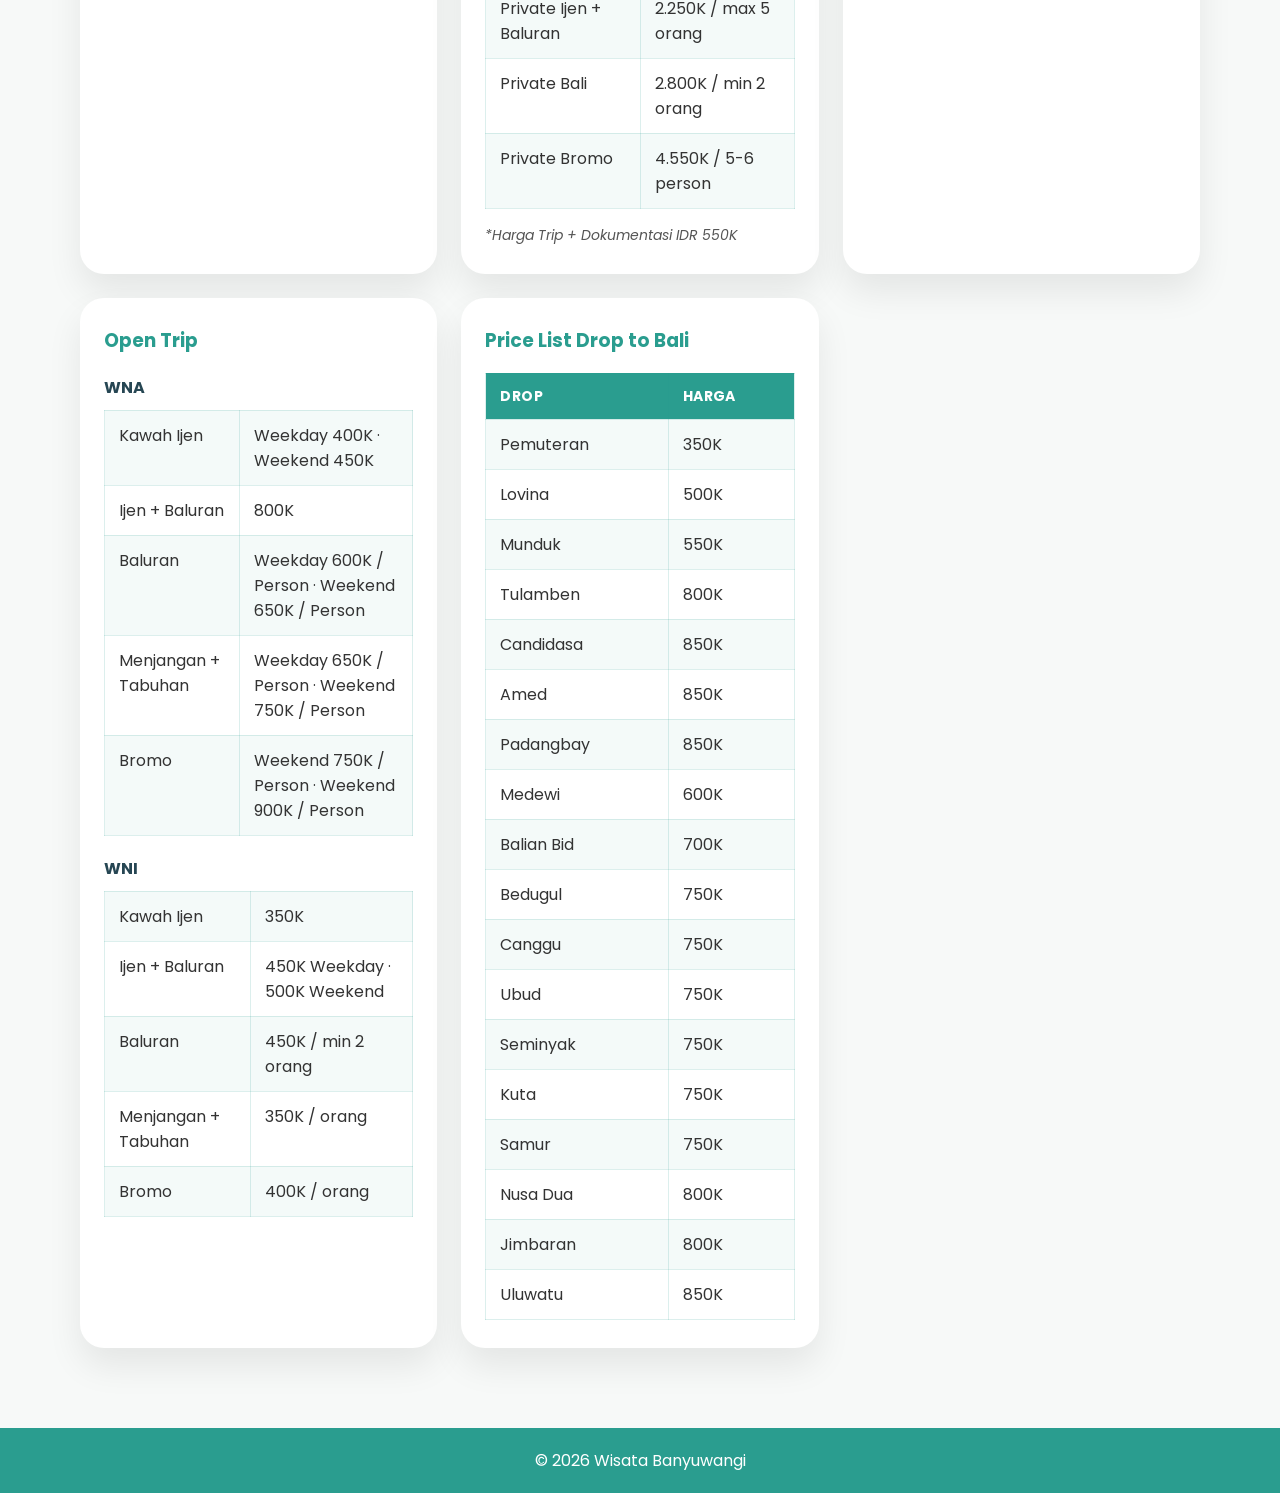
<file: paket.html>
<!DOCTYPE html>
<html lang="id">
<head>
  <meta charset="UTF-8">
  <meta name="viewport" content="width=device-width, initial-scale=1.0">
  <title>Paket Wisata Banyuwangi</title>
  <link rel="stylesheet" href="style.css">
  <link href="https://fonts.googleapis.com/css2?family=Poppins:wght@300;400;600;700&display=swap" rel="stylesheet">
</head>
<body>

<header>
  <div class="header-brand">
    <img src="Gambar/logo/banyuwangiijentrip.webp" alt="Banyuwangiijentrip Logo">
    <h1>Paket Wisata & Kursus Kendaraan</h1>
  </div>
  <button class="menu-toggle" aria-label="Toggle navigation menu">
    <svg class="ct-icon" width="18" height="14" viewBox="0 0 18 14" data-type="type-1" aria-hidden="true">
      <rect y="0.00" width="18" height="1.7" rx="1"></rect>
      <rect y="6.15" width="18" height="1.7" rx="1"></rect>
      <rect y="12.3" width="18" height="1.7" rx="1"></rect>
    </svg>
  </button>
  <nav>
    <a href="index.html">Beranda</a>
    <a href="destinasi.html">Wisata</a>
    <a href="paket.html" class="active">Paket</a>
    <a href="tentang.html">Tentang Kami</a>
    <a href="index.html#book" class="btn">Pesan Sekarang</a>
  </nav>
</header>

<section class="destination-hero">
  <div class="hero-overlay">
    <p class="eyebrow">Wisata Banyuwangi-Rekomendasi Liburan Tak Terlupakan</p>
    <h1>Rasakan Pesona Banyuwangi dari Setiap Sudut</h1>
    <p>Temukan berbagai tempat wisata di Banyuwangi yang paling populer dan hits, mulai dari Kawah Ijen dengan blue fire, Pantai Pulau Merah, hingga hutan savana Baluran. Jelajahi keindahan alam dan budaya Banyuwangi dalam panduan liburan lengkap ini!</p>
  </div>
</section>

<section class="page-section">
  <div class="section-title">
    <h2>Pilih Paket Favorit Anda</h2>
    <p>Kami menyediakan paket harian hingga multi-hari yang ideal untuk keluarga, pasangan, dan kelompok.</p>
  </div>

  <div class="package-grid">
    <div class="package-card">
      <h3>Paket De Djawatan</h3>
      <p>Paket hutan kota untuk grup kecil dengan pengalaman wisata Djahwatan dan perjalanan nyaman.</p>
      <ul>
        <li>Transportasi dan driver</li>
        <li>BBM, tiket masuk, biaya parkir</li>
        <li>Air mineral dan dokumentasi sederhana</li>
      </ul>
      <span class="price">Rp 750.000 / paket (min. 4 orang)</span>
    </div>
    <div class="package-card">
      <h3>Paket Ijen + Bali</h3>
      <p>Perjalanan wisata Ijen blue fire plus tour Bali lengkap untuk pengalaman alam dan budaya.</p>
      <ul>
        <li>Pemandu wisata dan tiket lokasi</li>
        <li>Transportasi pulang-pergi</li>
        <li>Hotel, dokumentasi, dan layanan lengkap</li>
      </ul>
      <span class="price">Rp 2.250.000 / orang</span>
    </div>
    <div class="package-card">
      <h3>Private Ijen + Baluran</h3>
      <p>Paket private dengan harga per orang menurun untuk grup lebih besar.</p>
      <ul>
        <li>Transportasi privat, driver, parkir</li>
        <li>Guide, masker gas, headlamp, air mineral</li>
        <li>Entry tiket Ijen & Baluran</li>
      </ul>
      <span class="price">Mulai dari Rp 229.000 / orang (grup 7+)</span>
    </div>
    <div class="package-card">
      <h3>Paket Liburan Baluran</h3>
      <p>Open trip dan travel ke Baluran dengan fasilitas lengkap untuk kelompok besar.</p>
      <ul>
        <li>Transportasi 2 mobil</li>
        <li>Driver + BBM</li>
        <li>Snack, air mineral, tiket masuk wisata</li>
      </ul>
      <span class="price">Rp 1.600.000 / 10 orang</span>
    </div>
  </div>
</section>

<section class="page-section price-list-section">
  <div class="section-title">
    <h2>Daftar Harga Paket & Layanan</h2>
    <p>Harga lengkap untuk penyewaan alat, paket trip, kursus mengemudi, dan layanan perjalanan lain.</p>
  </div>
  <div class="price-list-grid">
    <article class="price-card">
      <h3>Penyewaan Alat</h3>
      <table>
        <thead>
          <tr><th>Paket</th><th>Harga</th></tr>
        </thead>
        <tbody>
          <tr><td>Masker Gas</td><td>45K</td></tr>
          <tr><td>Senter Kepala</td><td>15K</td></tr>
          <tr><td>Jaket Gelembung</td><td>65K</td></tr>
          <tr><td>Sepatu Gunung</td><td>75K</td></tr>
          <tr><td>Tongkat Stick</td><td>40K</td></tr>
          <tr><td>Alat Snorkling</td><td>45K</td></tr>
          <tr><td>Pelampung</td><td>50K</td></tr>
          <tr><td>Penanaman Terumbu Karang</td><td>950K / Isi 9 + Nama Sponsor</td></tr>
        </tbody>
      </table>
    </article>

    <article class="price-card">
      <h3>Penyewaan Lainnya</h3>
      <table>
        <thead>
          <tr><th>Layanan</th><th>Harga</th></tr>
        </thead>
        <tbody>
          <tr><td>Driver Kota-Kota BWI</td><td>350K / Hari</td></tr>
          <tr><td>Driver Luar Kota BWI</td><td>450K / Hari</td></tr>
          <tr><td>Jasa Foto</td><td>600K / Hari</td></tr>
          <tr><td>Jasa Foto + Video</td><td>850K / Hari</td></tr>
          <tr><td>Jasa Video Drone</td><td>800K / Hari</td></tr>
          <tr><td>Kendaraan</td><td>Hubungi +62 823-8463-77895</td></tr>
        </tbody>
      </table>
    </article>

    <article class="price-card">
      <h3>Travel</h3>
      <table>
        <thead>
          <tr><th>Rute</th><th>Harga</th></tr>
        </thead>
        <tbody>
          <tr><td>Banyuwangi - Bali</td><td>350K</td></tr>
          <tr><td>Banyuwangi - Malang</td><td>350K</td></tr>
          <tr><td>Banyuwangi - Surabaya</td><td>300K</td></tr>
        </tbody>
      </table>
    </article>

    <article class="price-card">
      <h3>Kursus Mengemudi</h3>
      <table>
        <thead>
          <tr><th>Paket</th><th>Harga</th></tr>
        </thead>
        <tbody>
          <tr><td>Paket A</td><td>600K / 5x pertemuan, 2 jam / pertemuan</td></tr>
          <tr><td>Paket B</td><td>500K / 4x pertemuan, 2 jam / pertemuan</td></tr>
          <tr><td>Paket C</td><td>450K / 3x pertemuan, 2 jam / pertemuan</td></tr>
        </tbody>
      </table>
    </article>

    <article class="price-card">
      <h3>Private Trip</h3>
      <div class="price-subtable">
        <h4>WNA</h4>
        <table>
          <tbody>
            <tr><td>Private Baluran</td><td>850K / max 2 person</td></tr>
            <tr><td>Private Kawah Ijen</td><td>Weekday 1.650K / Weekend 1.550K / Max 2 person</td></tr>
            <tr><td>Private Ijen + Baluran</td><td>2.400K / Max 2 person</td></tr>
            <tr><td>Private Bali</td><td>2.800K / person</td></tr>
            <tr><td>Private Bromo</td><td>5.000K / 4-5 person</td></tr>
          </tbody>
        </table>
        <h4>WNI</h4>
        <table>
          <tbody>
            <tr><td>Private Baluran</td><td>850K / max 5 orang</td></tr>
            <tr><td>Private Kawah Ijen</td><td>1.400K / max 5 orang</td></tr>
            <tr><td>Private Ijen + Baluran</td><td>2.250K / max 5 orang</td></tr>
            <tr><td>Private Bali</td><td>2.800K / min 2 orang</td></tr>
            <tr><td>Private Bromo</td><td>4.550K / 5-6 person</td></tr>
          </tbody>
        </table>
      </div>
      <p class="price-note">*Harga Trip + Dokumentasi IDR 550K</p>
    </article>

    <article class="price-card">
      <h3>Trip</h3>
      <table>
        <thead>
          <tr><th>Paket</th><th>Harga</th></tr>
        </thead>
        <tbody>
          <tr><td>Banyuwangi - Barat</td><td>850K / 4-5 orang · 950K / 5-6 orang</td></tr>
          <tr><td>Banyuwangi - Selatan</td><td>750K / 4-5 orang · 850K / 5-6 orang</td></tr>
          <tr><td>Banyuwangi - Utara</td><td>700K / 4-5 orang · 750K / 5-6 orang</td></tr>
          <tr><td>Banyuwangi - Kota</td><td>600K / 4-5 orang · 650K / 5-6 orang</td></tr>
        </tbody>
      </table>
      <p class="price-note">*Harga Trip + Dokumentasi IDR 550K</p>
    </article>

    <article class="price-card">
      <h3>Open Trip</h3>
      <div class="price-subtable">
        <h4>WNA</h4>
        <table>
          <tbody>
            <tr><td>Kawah Ijen</td><td>Weekday 400K · Weekend 450K</td></tr>
            <tr><td>Ijen + Baluran</td><td>800K</td></tr>
            <tr><td>Baluran</td><td>Weekday 600K / Person · Weekend 650K / Person</td></tr>
            <tr><td>Menjangan + Tabuhan</td><td>Weekday 650K / Person · Weekend 750K / Person</td></tr>
            <tr><td>Bromo</td><td>Weekend 750K / Person · Weekend 900K / Person</td></tr>
          </tbody>
        </table>
        <h4>WNI</h4>
        <table>
          <tbody>
            <tr><td>Kawah Ijen</td><td>350K</td></tr>
            <tr><td>Ijen + Baluran</td><td>450K Weekday · 500K Weekend</td></tr>
            <tr><td>Baluran</td><td>450K / min 2 orang</td></tr>
            <tr><td>Menjangan + Tabuhan</td><td>350K / orang</td></tr>
            <tr><td>Bromo</td><td>400K / orang</td></tr>
          </tbody>
        </table>
      </div>
    </article>

    <article class="price-card">
      <h3>Price List Drop to Bali</h3>
      <table>
        <thead>
          <tr><th>Drop</th><th>Harga</th></tr>
        </thead>
        <tbody>
          <tr><td>Pemuteran</td><td>350K</td></tr>
          <tr><td>Lovina</td><td>500K</td></tr>
          <tr><td>Munduk</td><td>550K</td></tr>
          <tr><td>Tulamben</td><td>800K</td></tr>
          <tr><td>Candidasa</td><td>850K</td></tr>
          <tr><td>Amed</td><td>850K</td></tr>
          <tr><td>Padangbay</td><td>850K</td></tr>
          <tr><td>Medewi</td><td>600K</td></tr>
          <tr><td>Balian Bid</td><td>700K</td></tr>
          <tr><td>Bedugul</td><td>750K</td></tr>
          <tr><td>Canggu</td><td>750K</td></tr>
          <tr><td>Ubud</td><td>750K</td></tr>
          <tr><td>Seminyak</td><td>750K</td></tr>
          <tr><td>Kuta</td><td>750K</td></tr>
          <tr><td>Samur</td><td>750K</td></tr>
          <tr><td>Nusa Dua</td><td>800K</td></tr>
          <tr><td>Jimbaran</td><td>800K</td></tr>
          <tr><td>Uluwatu</td><td>850K</td></tr>
        </tbody>
      </table>
    </article>
  </div>
</section>

<footer>
  <p>© 2026 Wisata Banyuwangi</p>
</footer>
<script>
(function() {
  const toggle = document.querySelector('.menu-toggle');
  const nav = document.querySelector('header nav');
  if (!toggle || !nav) return;

  toggle.addEventListener('click', function(event) {
    event.stopPropagation();
    nav.classList.toggle('open');
    toggle.classList.toggle('open');
  });

  document.addEventListener('click', function(event) {
    if (!event.target.closest('header')) {
      nav.classList.remove('open');
      toggle.classList.remove('open');
    }
  });
})();
</script>
</body>
</html>
</file>
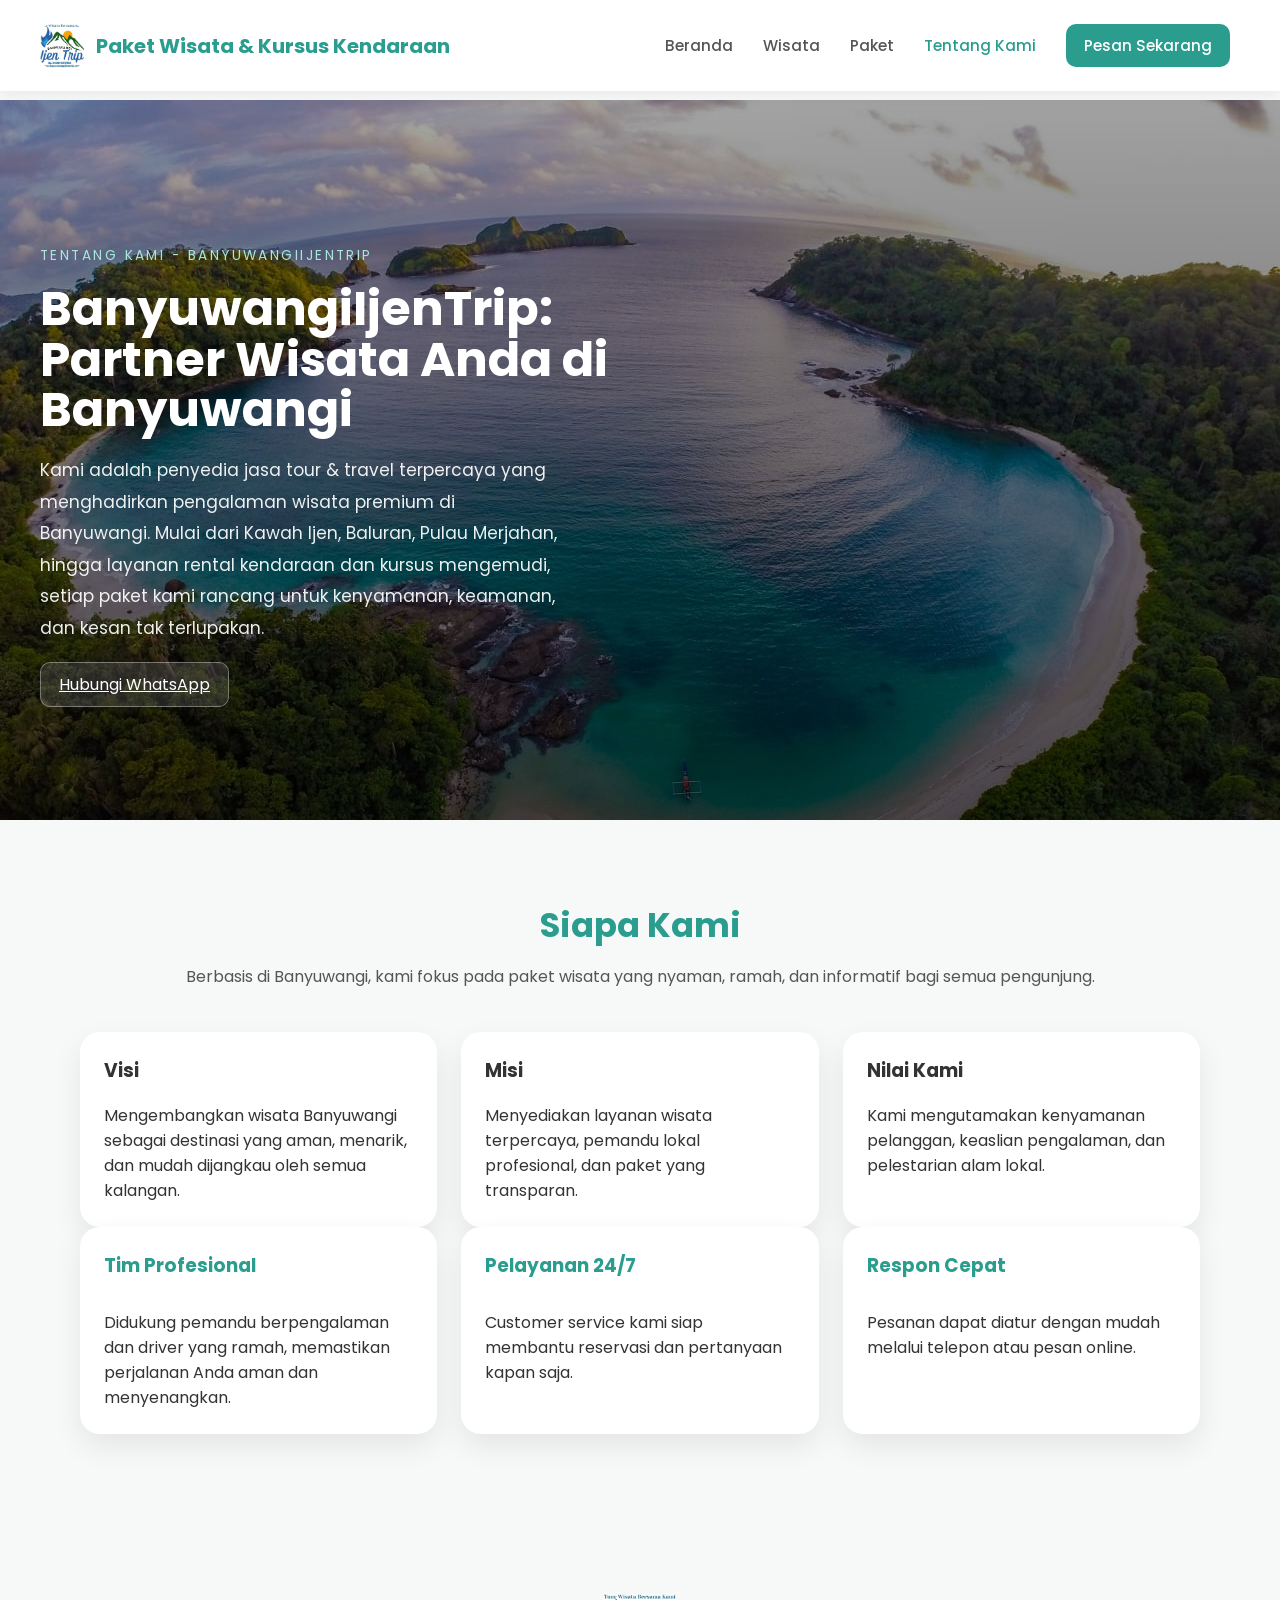
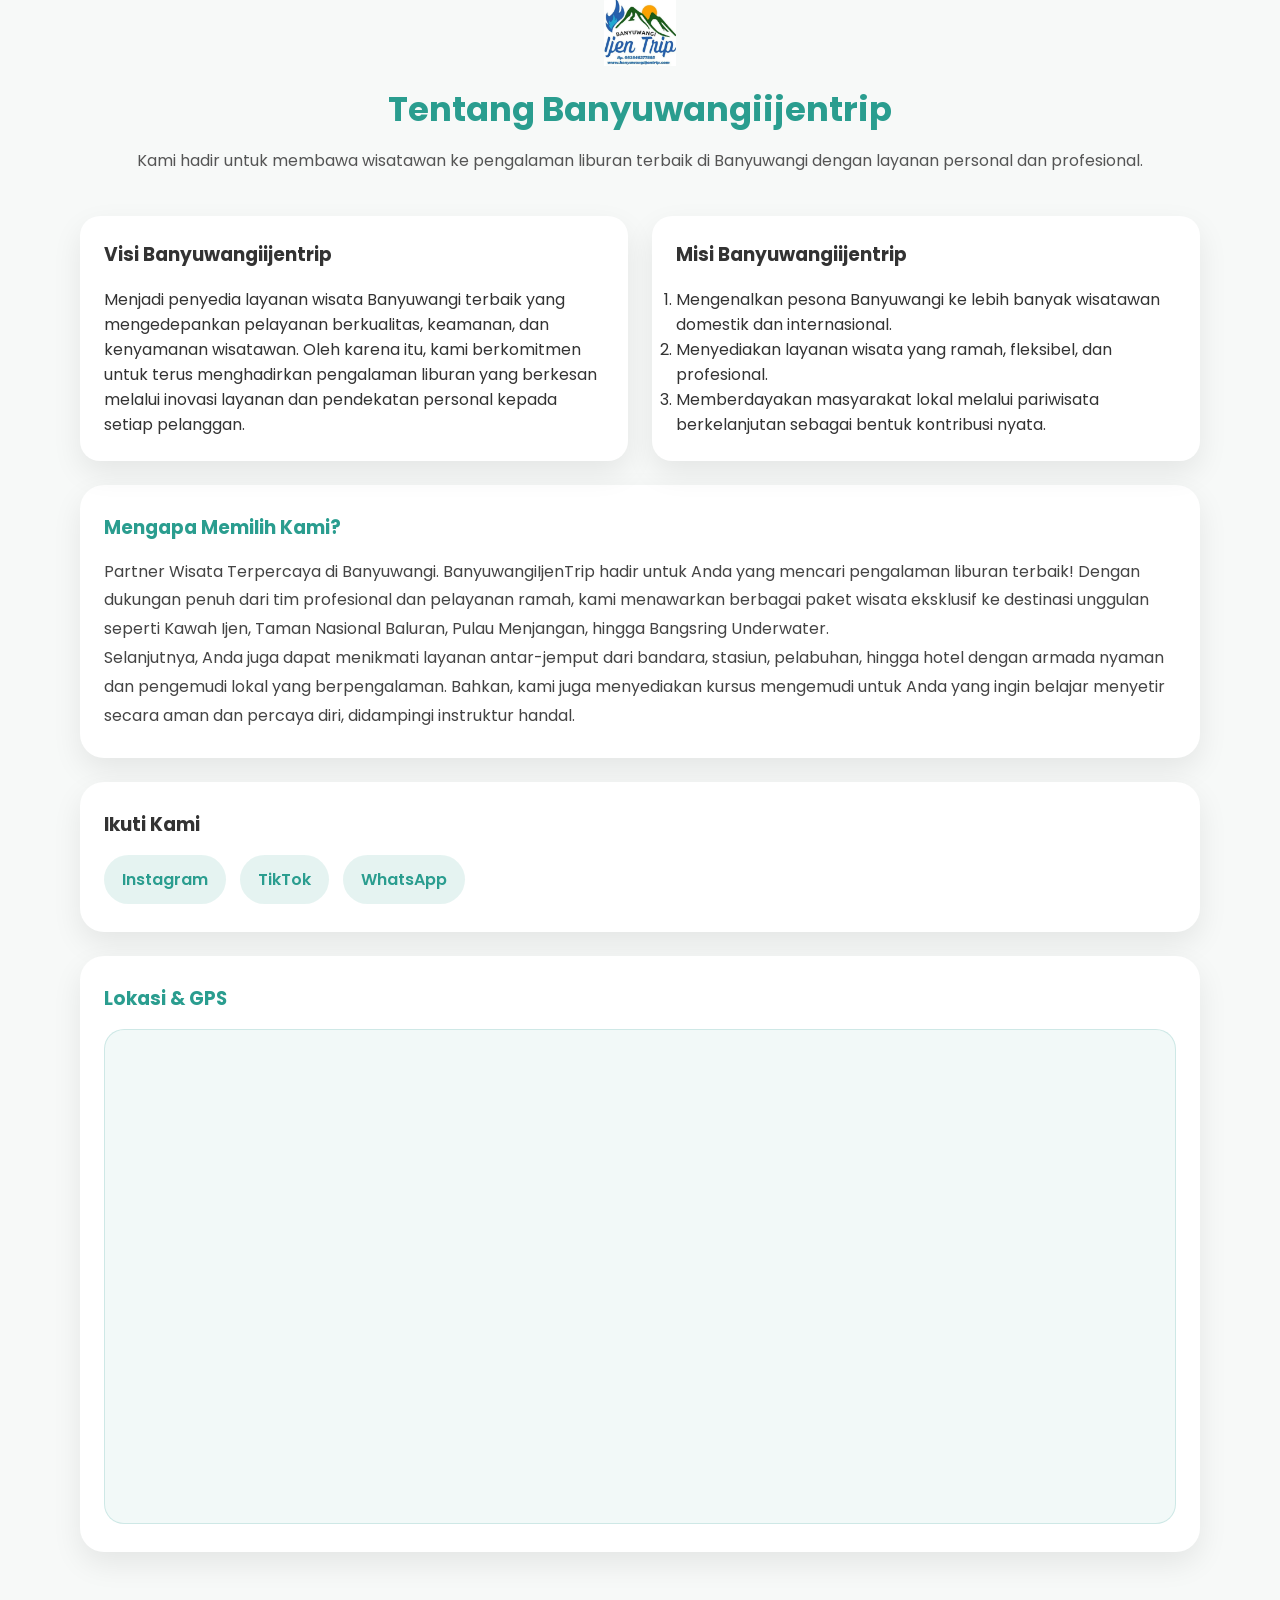
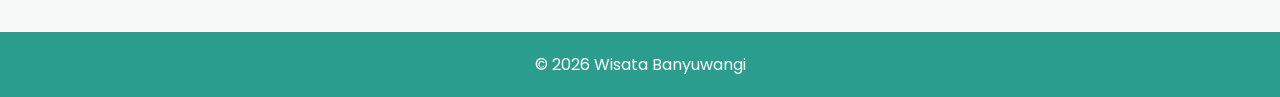
<file: tentang.html>
<!DOCTYPE html>
<html lang="id">
<head>
  <meta charset="UTF-8">
  <meta name="viewport" content="width=device-width, initial-scale=1.0">
  <title>Tentang Kami - Wisata Banyuwangi</title>
  <link rel="stylesheet" href="style.css">
  <link href="https://fonts.googleapis.com/css2?family=Poppins:wght@300;400;600;700&display=swap" rel="stylesheet">
</head>
<body>

<header>
  <div class="header-brand">
    <img src="Gambar/logo/banyuwangiijentrip.webp" alt="Banyuwangiijentrip Logo">
    <h1>Paket Wisata & Kursus Kendaraan</h1>
  </div>
  <button class="menu-toggle" aria-label="Toggle navigation menu">
    <svg class="ct-icon" width="18" height="14" viewBox="0 0 18 14" data-type="type-1" aria-hidden="true">
      <rect y="0.00" width="18" height="1.7" rx="1"></rect>
      <rect y="6.15" width="18" height="1.7" rx="1"></rect>
      <rect y="12.3" width="18" height="1.7" rx="1"></rect>
    </svg>
  </button>
  <nav>
    <a href="index.html">Beranda</a>
    <a href="destinasi.html">Wisata</a>
    <a href="paket.html">Paket</a>
    <a href="tentang.html" class="active">Tentang Kami</a>
    <a href="index.html#book" class="btn">Pesan Sekarang</a>
  </nav>
</header>

<section class="destination-hero">
  <div class="hero-overlay">
    <p class="eyebrow">Tentang Kami - BanyuwangiIjenTrip</p>
    <h1>BanyuwangiIjenTrip: Partner Wisata Anda di Banyuwangi</h1>
    <p>Kami adalah penyedia jasa tour & travel terpercaya yang menghadirkan pengalaman wisata premium di Banyuwangi. Mulai dari Kawah Ijen, Baluran, Pulau Merjahan, hingga layanan rental kendaraan dan kursus mengemudi, setiap paket kami rancang untuk kenyamanan, keamanan, dan kesan tak terlupakan.</p>
    <a href="https://wa.me/6283846377895" class="btn btn-outline">Hubungi WhatsApp</a>
  </div>
</section>

<section class="page-section">
  <div class="section-title">
    <h2>Siapa Kami</h2>
    <p>Berbasis di Banyuwangi, kami fokus pada paket wisata yang nyaman, ramah, dan informatif bagi semua pengunjung.</p>
  </div>

  <div class="info-grid">
    <div class="info-card">
      <h3>Visi</h3>
      <p>Mengembangkan wisata Banyuwangi sebagai destinasi yang aman, menarik, dan mudah dijangkau oleh semua kalangan.</p>
    </div>
    <div class="info-card">
      <h3>Misi</h3>
      <p>Menyediakan layanan wisata terpercaya, pemandu lokal profesional, dan paket yang transparan.</p>
    </div>
    <div class="info-card">
      <h3>Nilai Kami</h3>
      <p>Kami mengutamakan kenyamanan pelanggan, keaslian pengalaman, dan pelestarian alam lokal.</p>
    </div>
  </div>

  <div class="team-grid">
    <div class="team-card">
      <h3>Tim Profesional</h3>
      <p>Didukung pemandu berpengalaman dan driver yang ramah, memastikan perjalanan Anda aman dan menyenangkan.</p>
    </div>
    <div class="team-card">
      <h3>Pelayanan 24/7</h3>
      <p>Customer service kami siap membantu reservasi dan pertanyaan kapan saja.</p>
    </div>
    <div class="team-card">
      <h3>Respon Cepat</h3>
      <p>Pesanan dapat diatur dengan mudah melalui telepon atau pesan online.</p>
    </div>
  </div>
</section>

<section class="page-section about-details">
  <div class="section-title">
    <img src="Gambar/logo/banyuwangiijentrip.webp" alt="Banyuwangiijentrip Logo">
    <h2>Tentang Banyuwangiijentrip</h2>
    <p>Kami hadir untuk membawa wisatawan ke pengalaman liburan terbaik di Banyuwangi dengan layanan personal dan profesional.</p>
  </div>

  <div class="about-grid">
    <article class="about-card">
      <h3>Visi Banyuwangiijentrip</h3>
      <p>Menjadi penyedia layanan wisata Banyuwangi terbaik yang mengedepankan pelayanan berkualitas, keamanan, dan kenyamanan wisatawan. Oleh karena itu, kami berkomitmen untuk terus menghadirkan pengalaman liburan yang berkesan melalui inovasi layanan dan pendekatan personal kepada setiap pelanggan.</p>
    </article>
    <article class="about-card">
      <h3>Misi Banyuwangiijentrip</h3>
      <ol>
        <li>Mengenalkan pesona Banyuwangi ke lebih banyak wisatawan domestik dan internasional.</li>
        <li>Menyediakan layanan wisata yang ramah, fleksibel, dan profesional.</li>
        <li>Memberdayakan masyarakat lokal melalui pariwisata berkelanjutan sebagai bentuk kontribusi nyata.</li>
      </ol>
    </article>
  </div>

  <div class="about-highlight">
    <h3>Mengapa Memilih Kami?</h3>
    <p>Partner Wisata Terpercaya di Banyuwangi. BanyuwangiIjenTrip hadir untuk Anda yang mencari pengalaman liburan terbaik! Dengan dukungan penuh dari tim profesional dan pelayanan ramah, kami menawarkan berbagai paket wisata eksklusif ke destinasi unggulan seperti Kawah Ijen, Taman Nasional Baluran, Pulau Menjangan, hingga Bangsring Underwater.</p>
    <p>Selanjutnya, Anda juga dapat menikmati layanan antar-jemput dari bandara, stasiun, pelabuhan, hingga hotel dengan armada nyaman dan pengemudi lokal yang berpengalaman. Bahkan, kami juga menyediakan kursus mengemudi untuk Anda yang ingin belajar menyetir secara aman dan percaya diri, didampingi instruktur handal.</p>
  </div>

  <div class="social-section">
    <h3>Ikuti Kami</h3>
    <div class="social-links">
      <a href="https://www.instagram.com/banyuwangiijentrip?utm_source=ig_web_button_share_sheet&igsh=ZDNlZDc0MzIxNw==" target="_blank" rel="noreferrer">Instagram</a>
      <a href="https://www.tiktok.com/@banyuwangiijentrip.com?_r=1&_t=ZS-95TRXObGyAa" target="_blank" rel="noreferrer">TikTok</a>
      <a href="https://wa.me/6283846377895" target="_blank" rel="noreferrer">WhatsApp</a>
    </div>
  </div>

  <div class="map-section">
    <h3>Lokasi & GPS</h3>
    <div class="map-embed">
      <span>
        <iframe src="https://www.google.com/maps/embed?pb=!1m18!1m12!1m3!1d3948.950407282671!2d114.36981680000001!3d-8.2077422!2m3!1f0!2f0!3f0!3m2!1i1024!2i768!4f13.1!3m3!1m2!1s0x2dd145737fa75b43%3A0x3ed0e6b75f760d2b!2sbanyuwangiijentrip.com!5e0!3m2!1sid!2sid!4v1775986318300!5m2!1sid!2sid" width="600" height="450" style="border:0;" allowfullscreen="" loading="lazy" referrerpolicy="no-referrer-when-downgrade"></iframe>
    </span>
    </div>
  </div>
</section>

<footer>
  <p>© 2026 Wisata Banyuwangi</p>
</footer>
<script>
(function() {
  const toggle = document.querySelector('.menu-toggle');
  const nav = document.querySelector('header nav');
  if (!toggle || !nav) return;

  toggle.addEventListener('click', function(event) {
    event.stopPropagation();
    nav.classList.toggle('open');
    toggle.classList.toggle('open');
  });

  document.addEventListener('click', function(event) {
    if (!event.target.closest('header')) {
      nav.classList.remove('open');
      toggle.classList.remove('open');
    }
  });
})();
</script>
</body>
</html>
</file>
<file: style.css>
* {margin:0; padding:0; box-sizing:border-box; font-family:'Poppins', sans-serif;}
html {scroll-behavior:smooth;}
body {color:#333; background:#f7f9f8; padding-top:100px;}

header {
  display:flex;
  justify-content:space-between;
  align-items:center;
  gap:18px;
  padding:18px 40px;
  background:#fff;
  box-shadow:0 2px 15px rgba(0,0,0,0.08);
  position:fixed;
  width:100%;
  top:0;
  left:0;
  z-index:1000;
  flex-wrap:wrap;
}

header h1 {
  font-size:20px;
  color:#2a9d8f;
}

.header-brand {
  display:flex;
  align-items:center;
  gap:12px;
}

.header-brand img {
  width:44px;
  height:auto;
  display:block;
  border-radius:12px;
  object-fit:contain;
}

nav {
  display:flex;
  flex-wrap:wrap;
  align-items:center;
  gap:10px;
  justify-content:flex-end;
}

.menu-toggle {
  display:none;
  border:none;
  background:#ffffff;
  cursor:pointer;
  width:42px;
  height:42px;
  align-items:center;
  justify-content:center;
  padding:0;
  border-radius:12px;
  transition:background 0.25s ease, transform 0.25s ease, box-shadow 0.25s ease;
  box-shadow:0 7px 18px rgba(0,0,0,0.08);
  border:1px solid rgba(42,157,143,0.12);
}

.menu-toggle:hover {
  background:rgba(242,255,250,1);
}

.menu-toggle {
  display:none;
  border:none;
  background:#ffffff;
  cursor:pointer;
  width:42px;
  height:42px;
  align-items:center;
  justify-content:center;
  padding:0;
  border-radius:12px;
  transition:background 0.25s ease, transform 0.25s ease, box-shadow 0.25s ease;
  box-shadow:0 7px 18px rgba(0,0,0,0.08);
  border:1px solid rgba(42,157,143,0.12);
}

.menu-toggle:hover {
  background:rgba(242,255,250,1);
}

.menu-toggle .ct-icon {
  width:24px;
  height:18px;
  display:block;
}

.menu-toggle .ct-icon rect {
  fill:#2a9d8f;
  transition:transform 0.25s ease, fill 0.25s ease;
}

.menu-toggle.open {
  background:rgba(42,157,143,0.14);
}

.menu-toggle.open .ct-icon rect:nth-child(1) {
  transform: translateY(2px);
}

.menu-toggle.open .ct-icon rect:nth-child(2) {
  transform: translateX(1px);
}

.menu-toggle.open .ct-icon rect:nth-child(3) {
  transform: translateY(-2px);
}

nav a {
  margin:6px 10px;
  text-decoration:none;
  color:#555;
  font-weight:500;
  font-size:0.95rem;
}

nav a.active {color:#2a9d8f;}

.btn {
  background:#2a9d8f;
  color:#fff;
  padding:10px 18px;
  border-radius:10px;
  text-transform:capitalize;
}

.btn:hover {
  opacity:0.95;
}

.hero {
  height:100vh;
  background:url('Gambar/wisata/wediireng.jpg') center/cover no-repeat;
  display:flex;
  align-items:center;
  padding:0 60px;
  margin-top:80px;
  position:relative;
}

.hero::after {
  content:'';
  position:absolute;
  top:0; left:0;
  width:100%; height:100%;
  background:rgba(0,0,0,0.4);
}

.hero-content,
.destination-hero .hero-overlay {
  position:relative;
  color:#fff;
  max-width:700px;
}

.destination-hero {
  min-height:80vh;
  background:url('Gambar/wisata/wediireng.jpg') top/cover no-repeat;
  display:flex;
  align-items:center;
  padding:100px 40px 80px;
  position:relative;
}

.destination-hero::after {
  content:'';
  position:absolute;
  top:0; left:0;
  width:100%; height:100%;
  background:linear-gradient(180deg, rgba(0,0,0,0.35), rgba(0,0,0,0.65));
}

.destination-hero .hero-overlay {
  z-index:1;
  max-width:620px;
}

.destination-hero h1 {
  font-size:42px;
  margin-bottom:18px;
}

.destination-hero p {
  max-width:100%;
  font-size:17px;
  line-height:1.85;
  margin-bottom:24px;
}

.destination-hero .eyebrow {
  color:#a8e7da;
  text-transform:uppercase;
  letter-spacing:0.18em;
  font-size:0.85rem;
  margin-bottom:16px;
}

.destination-hero h1 {
  font-size:48px;
  line-height:1.05;
  margin-bottom:20px;
}

.destination-hero p {
  max-width:520px;
  margin-bottom:28px;
  color:rgba(255,255,255,0.92);
}

.btn.btn-outline {
  background:rgba(255,255,255,0.12);
  border:1px solid rgba(255,255,255,0.35);
  color:#fff;
  transition: all 0.25s ease;
}

.btn.btn-outline:hover {
  background:rgba(255,255,255,0.2);
  transform: translateY(-1px);
}

.gallery-grid {
  display:grid;
  grid-template-columns:repeat(3, minmax(0, 1fr));
  gap:20px;
  grid-auto-rows:240px;
}

.gallery-card {
  position:relative;
  border-radius:24px;
  overflow:hidden;
  background-size:cover;
  background-position:center;
  display:flex;
  align-items:flex-end;
  padding:24px;
  box-shadow:0 20px 45px rgba(0,0,0,0.16);
}

.gallery-card::before {
  content:'';
  position:absolute;
  inset:0;
  background:linear-gradient(180deg, rgba(0,0,0,0.1), rgba(0,0,0,0.72));
}

.gallery-card span {
  position:relative;
  z-index:1;
  color:#fff;
  font-size:22px;
  font-weight:700;
}

.gallery-card-large {
  grid-column: span 2;
  grid-row: span 2;
}

.gallery-card:nth-child(2) {
  grid-column: span 1;
}

.destination-gallery .section-title {
  margin-bottom:30px;
}

.destination-gallery .section-title h2 {
  font-size:38px;
}

.destination-gallery .section-title p {
  max-width:700px;
  margin:0 auto;
}

@media (max-width: 1024px) {
  header {
    padding:16px 30px;
  }
  .destination-hero,
  .hero {
    padding:80px 30px 60px;
  }
  .destination-hero h1 {
    font-size:40px;
  }
  .gallery-grid {
    grid-template-columns:repeat(2, minmax(0, 1fr));
    grid-auto-rows:220px;
  }
  .gallery-card-large {
    grid-column: span 2;
    grid-row: span 1;
  }
  nav {
    justify-content:center;
  }
}

@media (max-width: 768px) {
  header {
    padding:14px 20px;
  }
  .destination-hero,
  .hero {
    padding:80px 20px 50px;
  }
  .destination-hero h1 {
    font-size:32px;
  }
  .destination-hero p {
    font-size:16px;
  }
  .gallery-grid {
    grid-template-columns:1fr;
    grid-auto-rows:200px;
  }
  .gallery-card-large {
    grid-column: span 1;
    grid-row: span 1;
  }
  .scroll-section {
    padding:60px 20px;
  }
  .page-section {
    padding:60px 20px;
  }
  .cards {
    animation:none;
    flex-wrap:nowrap;
    justify-content:flex-start;
  }
  .card {
    min-width:260px;
  }
  nav a {
    margin:6px 8px;
    font-size:0.9rem;
  }
}

@media (max-width: 520px) {
  header {
    justify-content:center;
    text-align:center;
  }
  nav {
    width:100%;
    justify-content:center;
  }
  nav a {
    margin:6px 6px;
    font-size:0.88rem;
  }
  .destination-hero h1 {
    font-size:28px;
  }
  .section-title h2 {
    font-size:28px;
  }
  .card {
    min-width:220px;
  }
}

.hero h2 {
  font-size:48px;
  font-weight:700;
  margin-bottom:20px;
}

.hero p {
  font-size:16px;
  line-height:1.6;
}

section {
  padding:80px 40px;
  overflow:hidden;
}

.scroll-section {
  padding:80px 40px;
  overflow:hidden;
  max-width:1200px;
  margin:0 auto;
}

.page-section {
  padding:80px 40px;
  max-width:1200px;
  margin:0 auto;
}

.region-grid {
  display:grid;
  grid-template-columns:repeat(4, minmax(220px, 1fr));
  gap:24px;
  margin-top:40px;
}

.region-card {
  background:#fff;
  border-radius:24px;
  padding:28px 24px;
  box-shadow:0 18px 35px rgba(0,0,0,0.08);
  transition:transform 0.25s ease, box-shadow 0.25s ease;
}

.region-card:hover {
  transform:translateY(-6px);
  box-shadow:0 24px 45px rgba(0,0,0,0.12);
}

.region-card h3 {
  margin-bottom:18px;
  color:#2a9d8f;
}

.region-card ul {
  list-style: none;
  padding-left: 0;
  color: #555;
  line-height: 1.9;
}

.region-card li {
  margin-bottom: 10px;
}

.section-title {
  text-align:center;
  margin-bottom:40px;
}

.section-title h2 {
  color:#2a9d8f;
  font-size:34px;
  margin-bottom:12px;
}

.section-title img {
  display:block;
  width:72px;
  height:auto;
  margin:0 auto 18px;
}

.section-title p {
  color:#555;
  line-height:1.8;
}

.social-section,
.map-section {
  background:#ffffff;
  border-radius:24px;
  padding:28px 24px;
  box-shadow:0 12px 30px rgba(0,0,0,0.08);
  margin-top:24px;
}

.social-links {
  display:flex;
  flex-wrap:wrap;
  gap:14px;
  margin-top:16px;
}

.social-links a {
  display:inline-flex;
  align-items:center;
  justify-content:center;
  background:rgba(42,157,143,0.12);
  color:#2a9d8f;
  text-decoration:none;
  padding:12px 18px;
  border-radius:999px;
  font-weight:600;
  transition:background 0.2s ease, transform 0.2s ease;
}

.social-links a:hover {
  background:rgba(42,157,143,0.22);
  transform:translateY(-2px);
}

.icon {
  width: 60px;
  height: 60px;
  object-fit: contain;
  margin: 10px 0;
}

.info-grid,
.package-grid,
.team-grid {
  display:grid;
  grid-template-columns:repeat(auto-fit, minmax(250px, 1fr));
  gap:24px;
}

.info-card,
.package-card,
.team-card,
.about-card {
  background:#fff;
  border-radius:20px;
  padding:24px;
  box-shadow:0 12px 30px rgba(0,0,0,0.08);
  display:flex;
  flex-direction:column;
  gap:18px;
}

.about-grid {
  display:grid;
  grid-template-columns:repeat(auto-fit, minmax(280px, 1fr));
  gap:24px;
  margin-top:32px;
}

.about-highlight,
.map-section {
  background:#ffffff;
  border-radius:24px;
  padding:28px 24px;
  box-shadow:0 12px 30px rgba(0,0,0,0.08);
  margin-top:24px;
}

.about-highlight h3,
.map-section h3 {
  margin-bottom:16px;
  color:#2a9d8f;
}

.about-highlight p {
  line-height:1.8;
  color:#444;
}

.map-embed {
  min-height:280px;
  background:rgba(42,157,143,0.06);
  border:1px solid rgba(42,157,143,0.18);
  border-radius:20px;
  display:flex;
  align-items:center;
  justify-content:center;
  color:#555;
  text-align:center;
  padding:18px;
}

.documentation-card {
  padding:0;
  border:1px solid rgba(42,157,143,0.14);
  background:linear-gradient(180deg, rgba(241,250,247,0.95), #ffffff);
  position:relative;
  overflow:hidden;
}

.documentation-card .card-media {
  min-height:180px;
  background:linear-gradient(135deg, rgba(42,157,143,0.12), rgba(42,157,143,0.04));
  background-size:cover;
  background-position:center;
  overflow:hidden;
}

.documentation-card .card-media img {
  width:100%;
  height:100%;
  object-fit:cover;
  display:block;
}

.documentation-card .card-content {
  padding:24px;
  display:flex;
  flex-direction:column;
  gap:14px;
}

.documentation-card:hover {
  transform: translateY(-6px);
  box-shadow:0 16px 35px rgba(0,0,0,0.12);
}

.documentation-card .card-icon {
  width:60px;
  height:60px;
  font-size:28px;
  display:flex;
  align-items:center;
  justify-content:center;
  border-radius:18px;
  background:rgba(42,157,143,0.12);
  color:#2a9d8f;
}

.documentation-card:hover {
  transform: translateY(-6px);
  box-shadow:0 16px 35px rgba(0,0,0,0.12);
}

.documentation-card .card-icon {
  width:60px;
  height:60px;
  font-size:28px;
  display:flex;
  align-items:center;
  justify-content:center;
  border-radius:18px;
  background:rgba(42,157,143,0.12);
  color:#2a9d8f;
  margin-bottom:18px;
}

.documentation-card h3,
.package-card h3,
.team-card h3 {
  margin-bottom:12px;
  color:#2a9d8f;
}

.card-link {
  display:inline-block;
  margin-top:18px;
  color:#2a9d8f;
  font-weight:700;
  text-decoration:none;
}

.card-link:hover {
  text-decoration:underline;
}

.package-card ul {
  list-style: none;
  padding-left: 0;
  margin: 16px 0;
}

.package-card li {
  margin-bottom: 10px;
  color: #555;
}

.price {
  display: inline-block;
  margin-top: 12px;
  color: #2a9d8f;
  font-weight: 700;
}

.price-list-grid {
  display:grid;
  grid-template-columns:repeat(auto-fit, minmax(300px, 1fr));
  gap:24px;
  margin-top:32px;
}

.price-card {
  background:#fff;
  border-radius:24px;
  padding:28px 24px;
  box-shadow:0 18px 35px rgba(0,0,0,0.08);
  transition:transform 0.25s ease, box-shadow 0.25s ease;
}

.price-card:hover {
  transform:translateY(-5px);
  box-shadow:0 22px 40px rgba(0,0,0,0.12);
}

.price-card h3 {
  margin-bottom:18px;
  color:#2a9d8f;
}

.price-card h4 {
  margin:20px 0 10px;
  font-size:16px;
  color:#264653;
}

.price-card table {
  width:100%;
  border-collapse:collapse;
  margin-top:8px;
}

.price-card th,
.price-card td {
  padding:12px 14px;
  border:1px solid rgba(42,157,143,0.16);
  text-align:left;
  vertical-align:top;
}

.price-card thead th {
  background:#2a9d8f;
  color:#fff;
  text-transform:uppercase;
  font-size:14px;
  letter-spacing:.03em;
}

.price-card tbody tr:nth-child(odd) {
  background:rgba(42,157,143,0.05);
}

.price-subtable table {
  margin-top:8px;
}

.price-note {
  margin-top:16px;
  color:#555;
  font-size:14px;
  font-style:italic;
}

.rental-grid {
  display:grid;
  grid-template-columns:repeat(auto-fit, minmax(260px, 1fr));
  gap:24px;
  margin-top:28px;
}

.rental-card {
  background:#fff;
  border-radius:24px;
  overflow:hidden;
  box-shadow:0 16px 36px rgba(0,0,0,0.08);
  transition:transform 0.25s ease, box-shadow 0.25s ease;
  display:flex;
  flex-direction:column;
}

.rental-card:hover {
  transform:translateY(-5px);
  box-shadow:0 22px 44px rgba(0,0,0,0.12);
}

.rental-card img {
  width:100%;
  height:220px;
  object-fit:cover;
}

.rental-card h3 {
  margin:18px 24px 10px;
  color:#2a9d8f;
}

.rental-card p {
  margin:0 24px;
  color:#555;
  line-height:1.8;
}

.rental-card .detail {
  display:block;
  margin:16px 24px 24px;
  color:#555;
  font-weight:600;
}

.review-form {
  display:grid;
  gap:16px;
  max-width:780px;
  margin:0 auto 40px;
}

.rating-input {
  display:flex;
  align-items:center;
  gap:14px;
  color:#555;
}

.rating-stars {
  display:flex;
  gap:6px;
}

.rating-stars input {
  display:none;
}

.rating-stars label {
  cursor:pointer;
  font-size:28px;
  color:#ddd;
  transition: color 0.2s ease;
}

.rating-stars input:checked ~ label,
.rating-stars label:hover,
.rating-stars label:hover ~ label {
  color:#f1c40f;
}

.review-form textarea {
  width:100%;
  min-height:110px;
  padding:16px;
  border-radius:16px;
  border:1px solid rgba(0,0,0,0.12);
  resize:vertical;
  font-family:'Poppins', sans-serif;
}

.review-list {
  display:grid;
  gap:18px;
}

.review-card {
  background:#fff;
  border-radius:20px;
  padding:22px;
  box-shadow:0 10px 26px rgba(0,0,0,0.08);
}

.review-rating {
  margin-bottom:12px;
  color:#f1c40f;
  font-size:18px;
}

.review-card p {
  color:#444;
  line-height:1.7;
}

.review-time {
  display:inline-block;
  margin-top:12px;
  color:#888;
  font-size:13px;
}

.empty-note {
  color:#555;
  text-align:center;
  padding:20px 12px;
  background:rgba(42,157,143,0.08);
  border-radius:16px;
}

.cards {
  display:flex;
  gap:20px;
  align-items:stretch;
  overflow-x:auto;
  padding-bottom:10px;
  scroll-snap-type:x mandatory;
}

.card {
  flex:0 0 320px;
  min-width:320px;
  border-radius:15px;
  overflow:hidden;
  box-shadow:0 4px 15px rgba(0,0,0,0.1);
  background:#fff;
  scroll-snap-align:center;
}

.card img {
  width:100%;
  height:200px;
  object-fit:cover;
}

@keyframes scroll-left {
  from {
    transform: translateX(0);
  }
  to {
    transform: translateX(-50%);
  }
}

@media (max-width: 1024px) {
  .scroll-section {
    padding:60px 30px;
  }

  .card {
    flex:0 0 280px;
    min-width:280px;
  }
}

@media (max-width: 768px) {
  header {
    flex-wrap:wrap;
    padding:16px 30px;
    position:relative;
  }

  .menu-toggle {
    display:flex;
  }

  nav {
    position:absolute;
    top:100%;
    left:0;
    right:0;
    background:#fff;
    flex-direction:column;
    align-items:flex-start;
    gap:0;
    padding:0 20px;
    border-bottom-left-radius:20px;
    border-bottom-right-radius:20px;
    max-height:0;
    overflow:hidden;
    opacity:0;
    transition:max-height 0.3s ease, opacity 0.3s ease;
    box-shadow:0 16px 30px rgba(0,0,0,0.08);
    z-index:900;
  }

  nav.open {
    max-height:520px;
    opacity:1;
    padding:18px 20px 22px;
  }

  nav a {
    margin:10px 0;
    width:100%;
    text-align:left;
    font-size:1rem;
  }

  .hero {
    padding:0 30px;
  }

  .scroll-section {
    padding:50px 20px;
    max-width:100%;
  }

  .cards {
    gap:16px;
  }

  .card {
    flex:0 0 240px;
    min-width:240px;
  }
}

@media (max-width: 520px) {
  .card {
    flex:0 0 220px;
    min-width:220px;
  }

  header {
    padding:14px 18px;
  }

  nav a {
    font-size:0.95rem;
  }
}

.card-body {
  padding:15px;
}

.card-body h3 {
  margin-bottom:10px;
}

footer {
  text-align:center;
  padding:20px;
  background:#2a9d8f;
  color:#fff;
}
</file>
